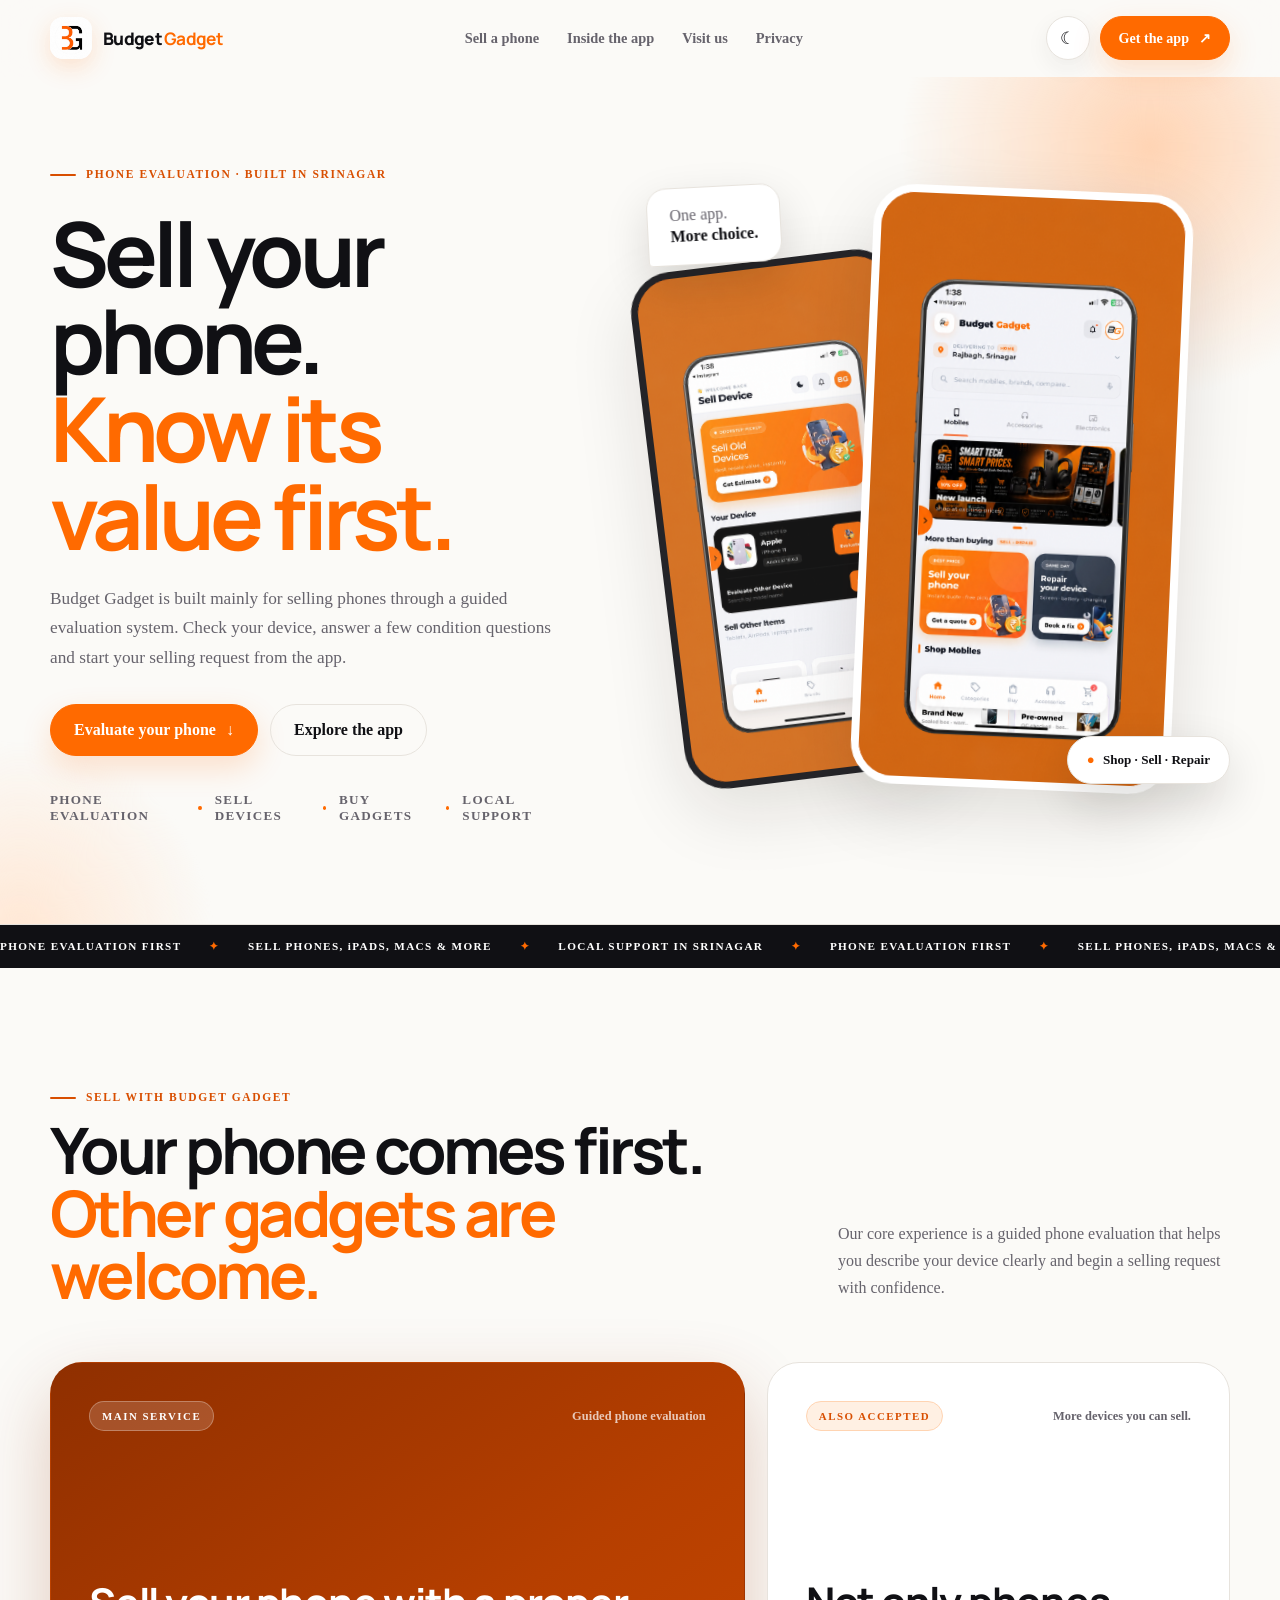
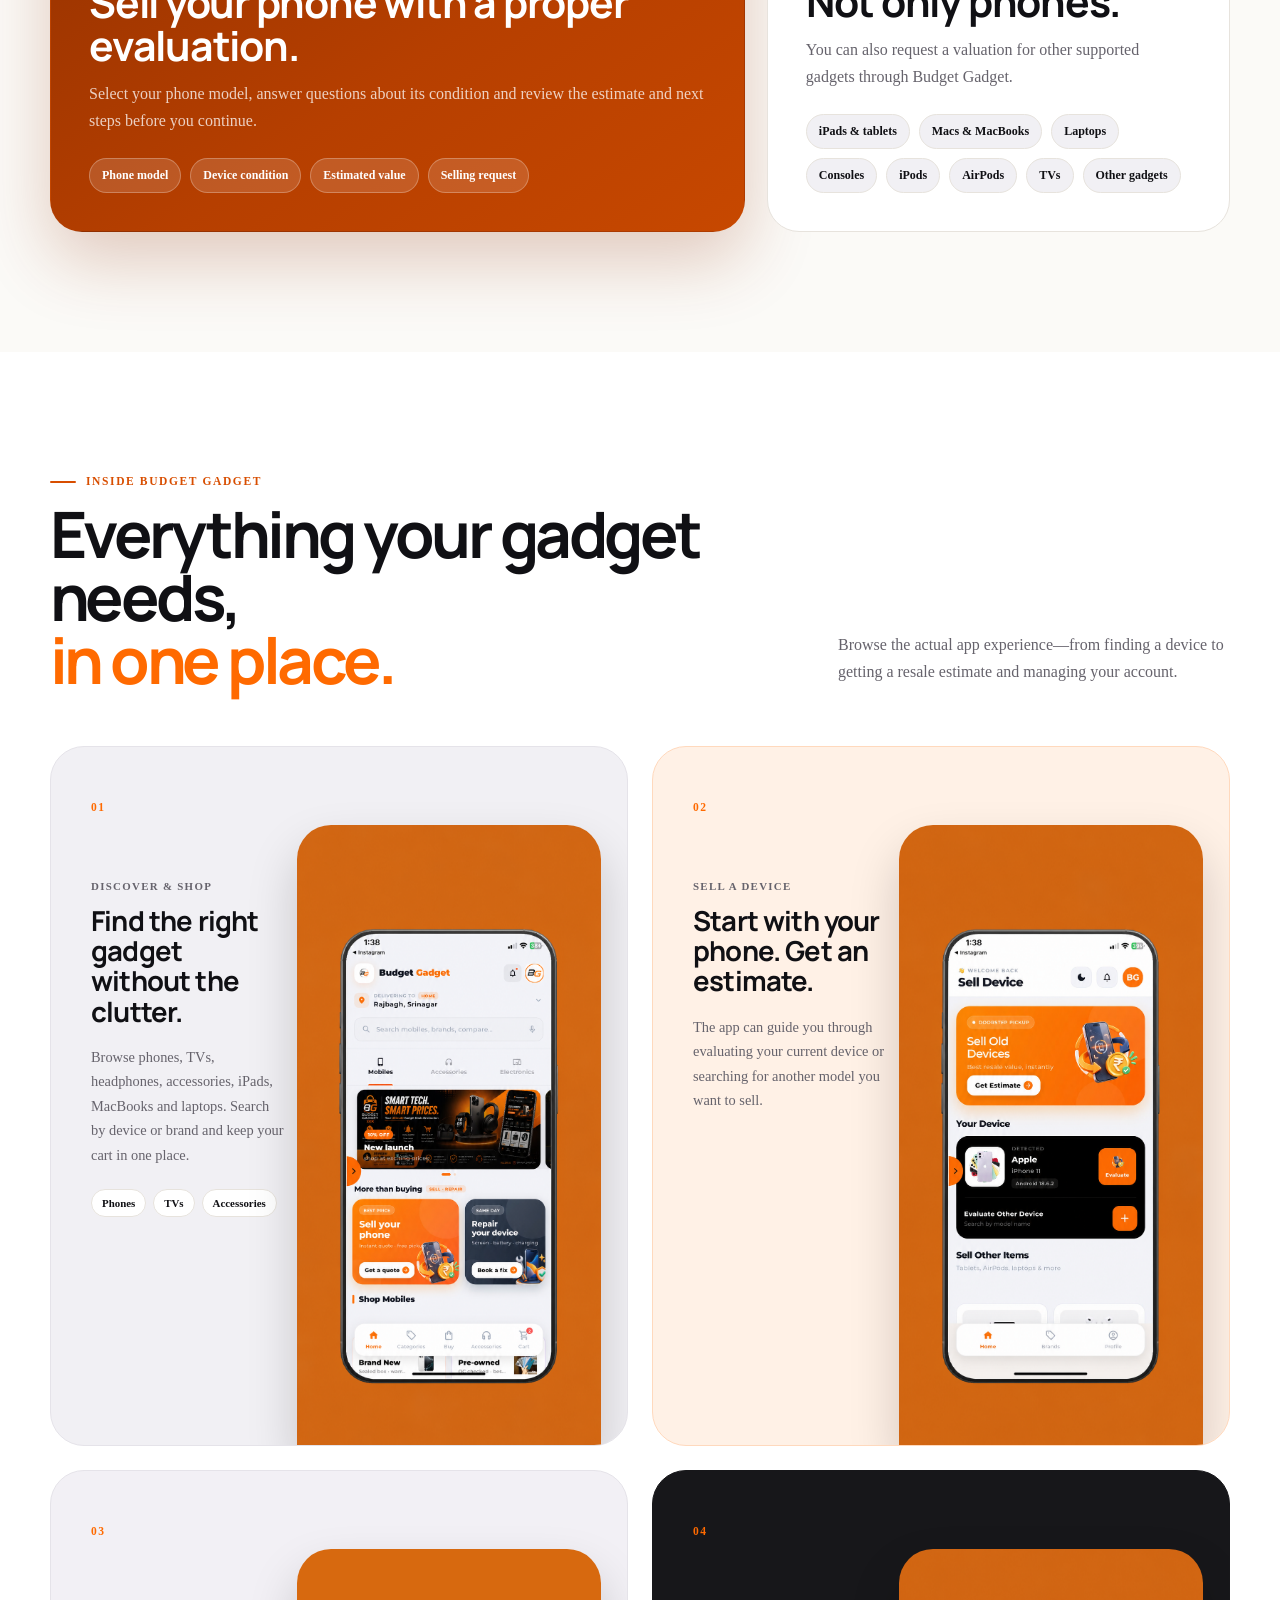
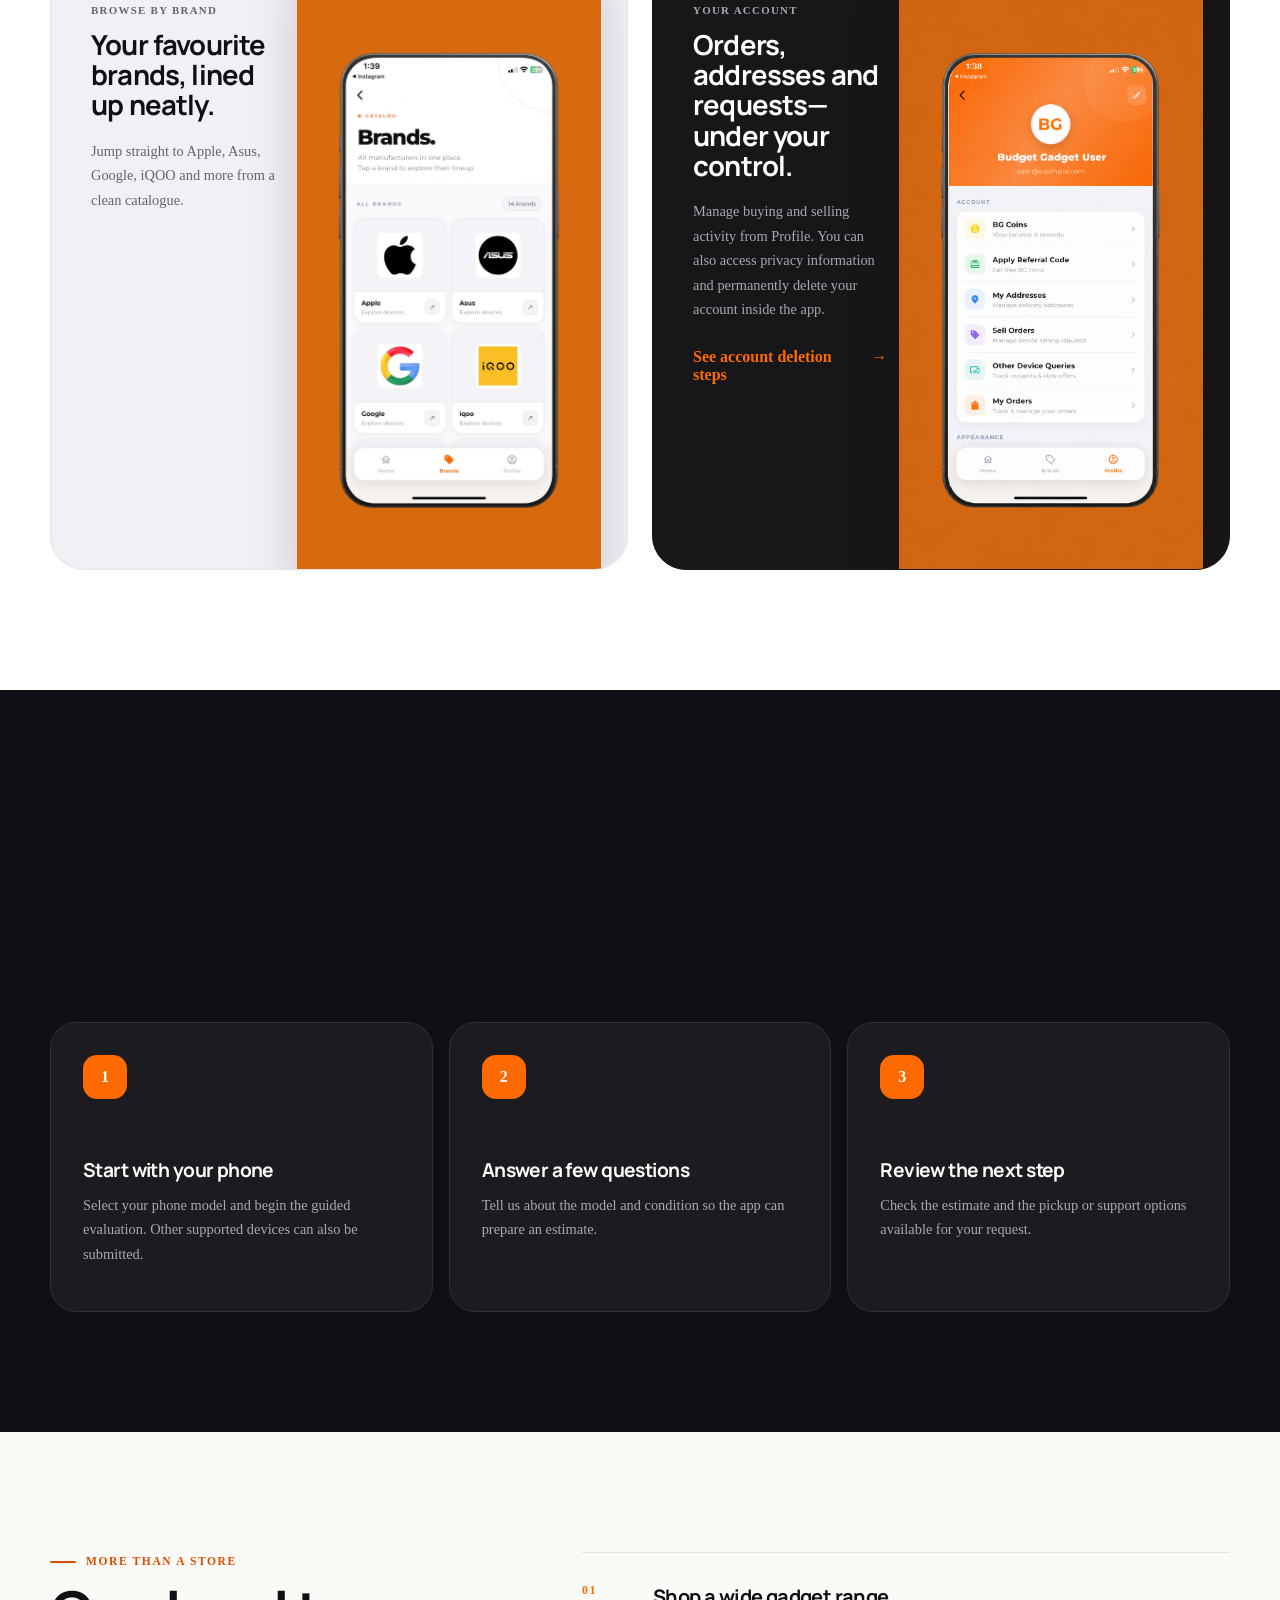
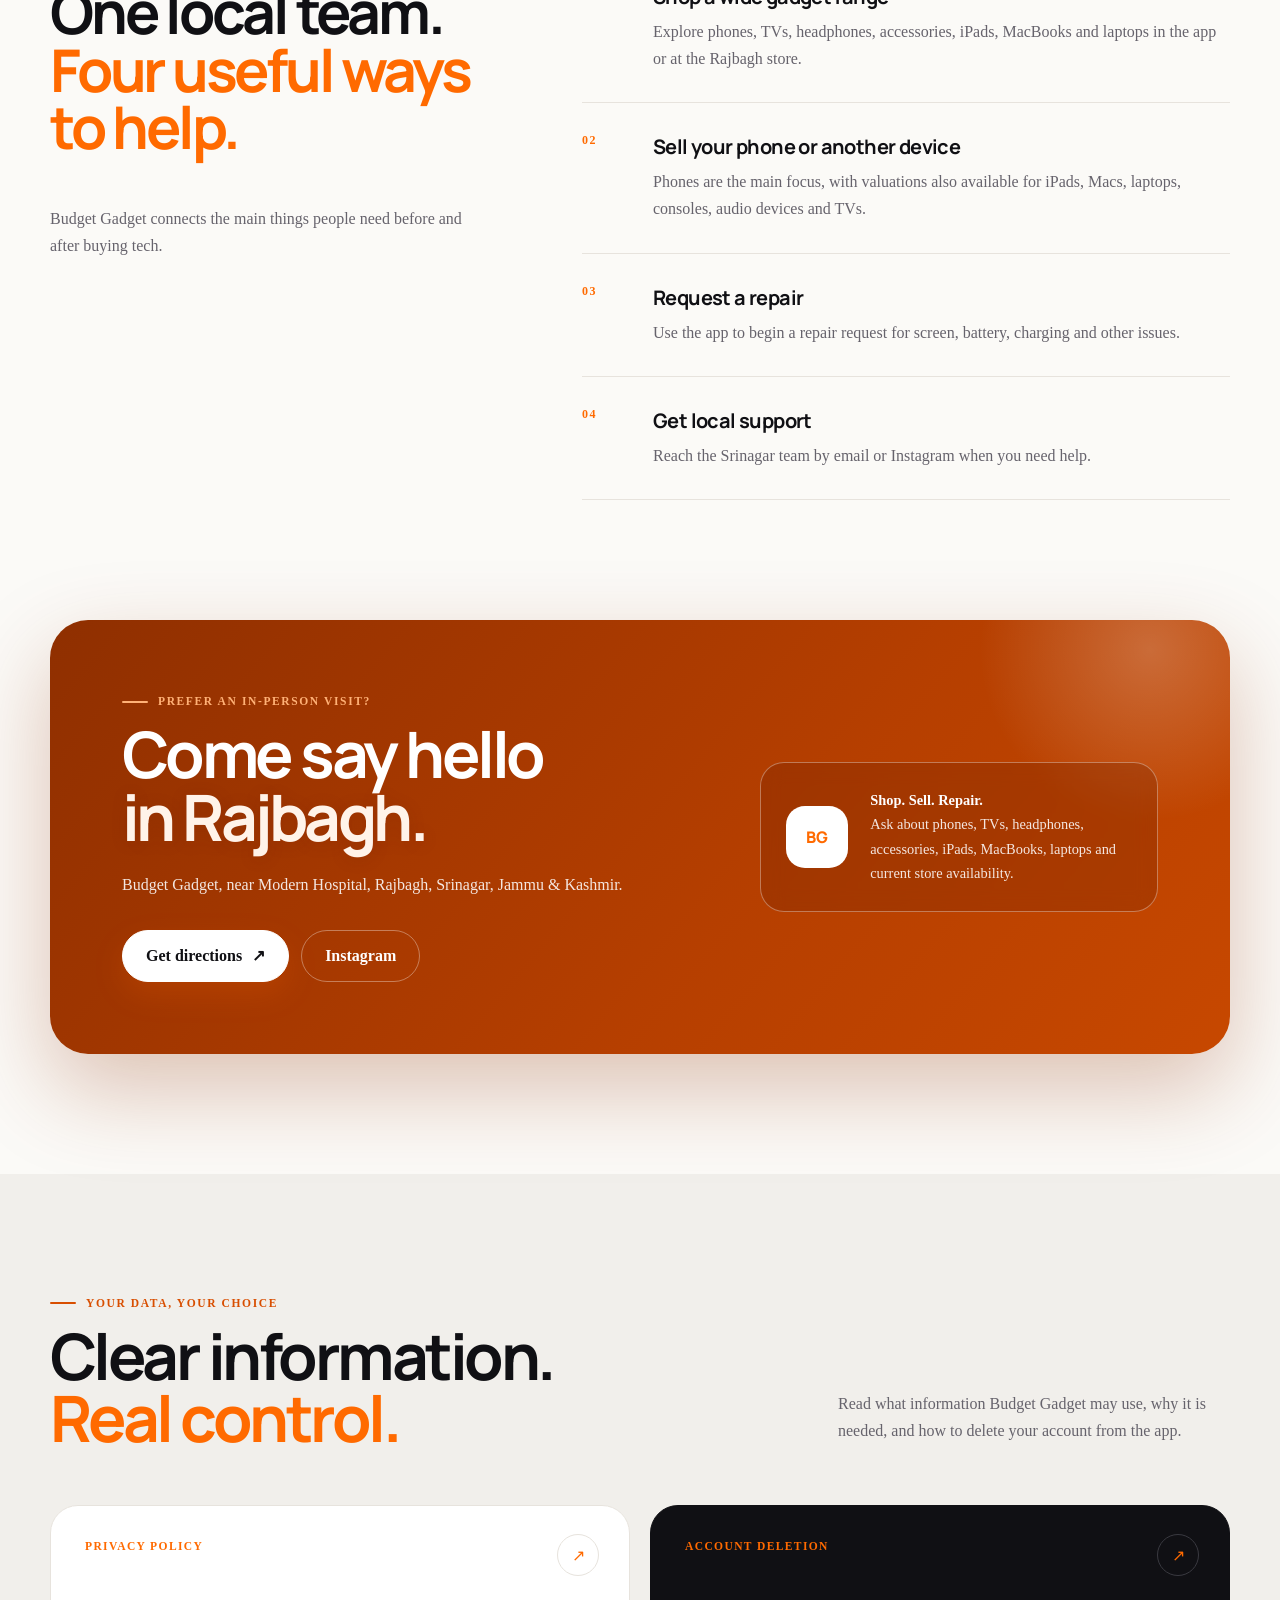
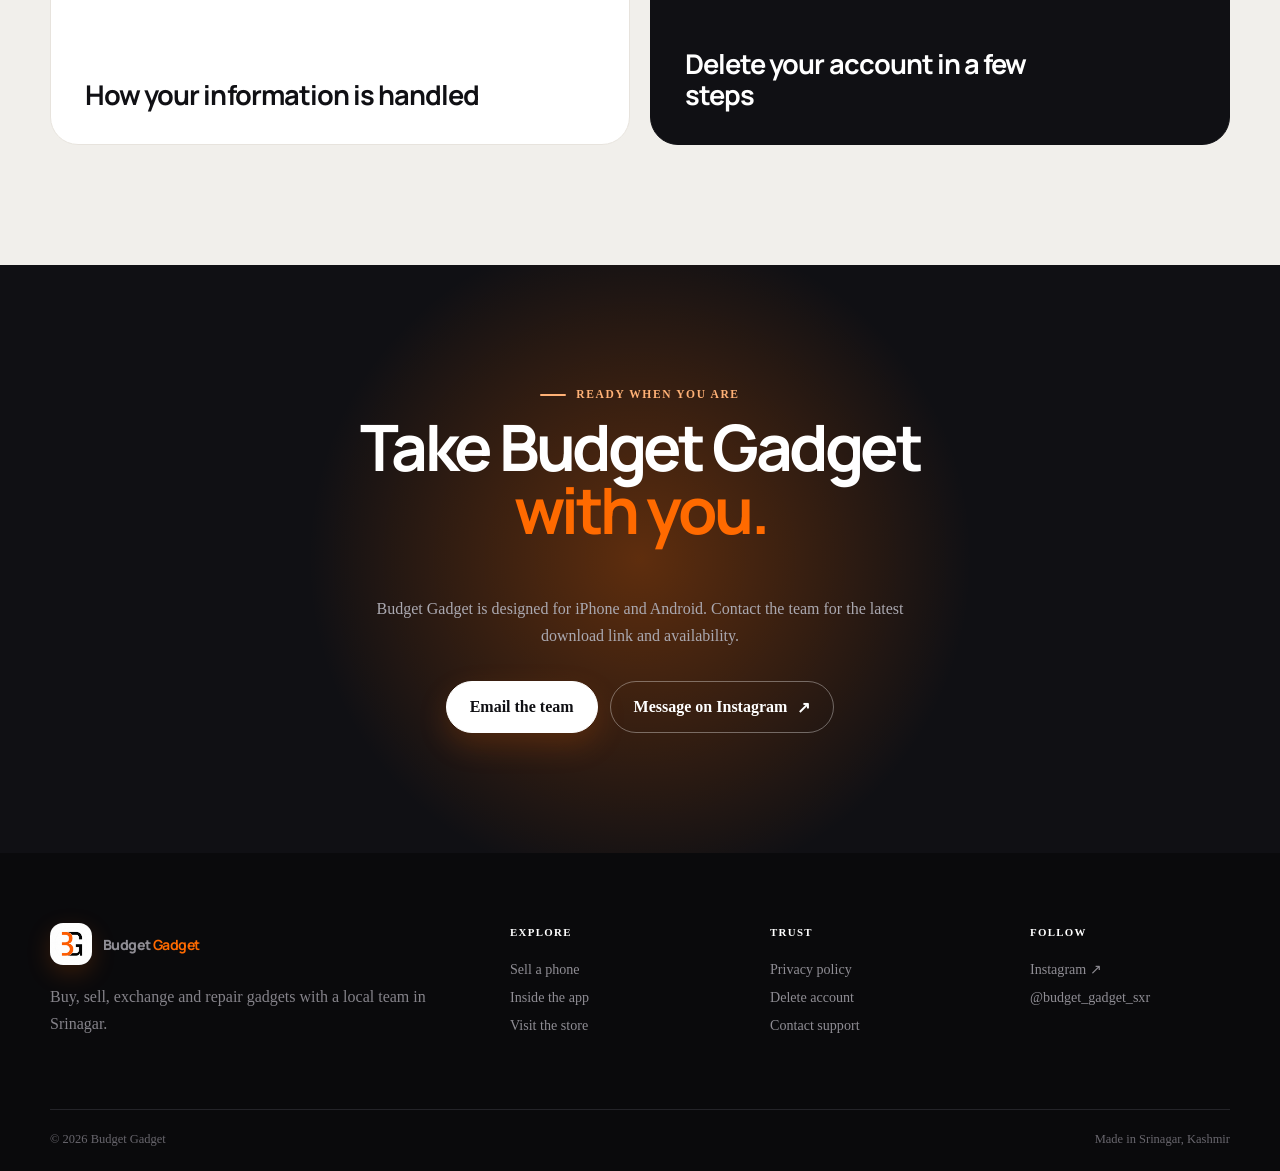
<file: index.html>
<!doctype html>
<html lang="en">
<head>
  <meta charset="utf-8">
  <meta name="viewport" content="width=device-width, initial-scale=1">
  <meta name="description" content="Use Budget Gadget's guided phone evaluation system to sell your phone in Kashmir, with support for iPads, Macs, laptops, consoles, AirPods, TVs and more.">
  <meta name="theme-color" content="#ff6a00">
  <title>Sell Your Phone in Kashmir — Budget Gadget</title>
  <script>
    (() => {
      try {
        const saved = localStorage.getItem('budget-gadget-theme');
        const theme = saved || (matchMedia('(prefers-color-scheme: dark)').matches ? 'dark' : 'light');
        document.documentElement.dataset.theme = theme;
      } catch (_) {}
    })();
  </script>
  <link rel="icon" type="image/jpeg" href="images/bg-logo.jpeg">
  <link rel="preconnect" href="https://fonts.googleapis.com">
  <link rel="preconnect" href="https://fonts.gstatic.com" crossorigin>
  <link href="https://fonts.googleapis.com/css2?family=DM+Sans:wght@400;500;600;700&amp;family=Manrope:wght@600;700;800&amp;display=swap" rel="stylesheet">
  <link rel="stylesheet" href="styles.css">
  <script src="script.js" defer></script>
</head>
<body>
  <a class="skip-link" href="#main">Skip to content</a>
  <header class="site-header" data-header>
    <div class="shell nav-shell">
      <a class="brand" href="index.html" aria-label="Budget Gadget home"><img src="images/bg-logo.jpeg" alt="" width="42" height="42"><span>Budget <b>Gadget</b></span></a>
      <nav class="desktop-nav" aria-label="Main navigation"><a href="#catalog">Sell a phone</a><a href="#app">Inside the app</a><a href="#store">Visit us</a><a href="privacy.html">Privacy</a></nav>
      <div class="nav-actions"><button class="theme-toggle" type="button" data-theme-toggle aria-label="Switch to dark mode" title="Switch to dark mode"><span data-theme-icon aria-hidden="true">☾</span></button><a class="button button-small" href="#connect">Get the app <span aria-hidden="true">↗</span></a></div>
    </div>
  </header>

  <main id="main">
    <section class="hero">
      <div class="hero-orb hero-orb-one"></div><div class="hero-orb hero-orb-two"></div>
      <div class="shell hero-grid">
        <div class="hero-copy reveal">
          <p class="eyebrow"><span></span> Phone evaluation · Built in Srinagar</p>
          <h1>Sell your phone.<br><em>Know its value first.</em></h1>
          <p class="hero-lede">Budget Gadget is built mainly for selling phones through a guided evaluation system. Check your device, answer a few condition questions and start your selling request from the app.</p>
          <div class="button-row"><a class="button" href="#catalog">Evaluate your phone <span aria-hidden="true">↓</span></a><a class="button button-quiet" href="#app">Explore the app</a></div>
          <div class="hero-points" aria-label="Budget Gadget services"><span>Phone evaluation</span><i></i><span>Sell devices</span><i></i><span>Buy gadgets</span><i></i><span>Local support</span></div>
        </div>
        <div class="hero-visual reveal" aria-label="Budget Gadget app preview">
          <div class="hero-sticker sticker-top">One app.<br><b>More choice.</b></div>
          <figure class="phone-shot phone-shot-main"><img src="images/app-shop-safe.png" alt="Budget Gadget shopping home screen showing mobiles, accessories, selling and repair options" width="853" height="1844"></figure>
          <figure class="phone-shot phone-shot-back" aria-hidden="true"><img src="images/app-sell-safe.png" alt="" width="853" height="1844"></figure>
          <div class="hero-sticker sticker-bottom"><span>●</span> Shop · Sell · Repair</div>
        </div>
      </div>
    </section>

    <div class="ticker" aria-hidden="true"><div>PHONE EVALUATION FIRST <span>✦</span> SELL PHONES, iPADS, MACS &amp; MORE <span>✦</span> LOCAL SUPPORT IN SRINAGAR <span>✦</span> PHONE EVALUATION FIRST <span>✦</span> SELL PHONES, iPADS, MACS &amp; MORE <span>✦</span></div></div>

    <section class="section catalog-section" id="catalog">
      <div class="shell">
        <div class="section-heading reveal"><div><p class="eyebrow"><span></span> Sell with Budget Gadget</p><h2>Your phone comes first.<br><em>Other gadgets are welcome.</em></h2></div><p>Our core experience is a guided phone evaluation that helps you describe your device clearly and begin a selling request with confidence.</p></div>
        <div class="offer-grid">
          <article class="offer-panel sell-panel reveal">
            <div class="offer-top"><span>Main service</span><b>Guided phone evaluation</b></div>
            <h3>Sell your phone with a proper evaluation.</h3>
            <p>Select your phone model, answer questions about its condition and review the estimate and next steps before you continue.</p>
            <div class="category-tags"><span>Phone model</span><span>Device condition</span><span>Estimated value</span><span>Selling request</span></div>
          </article>
          <article class="offer-panel buy-panel reveal">
            <div class="offer-top"><span>Also accepted</span><b>More devices you can sell.</b></div>
            <h3>Not only phones.</h3>
            <p>You can also request a valuation for other supported gadgets through Budget Gadget.</p>
            <div class="category-tags"><span>iPads &amp; tablets</span><span>Macs &amp; MacBooks</span><span>Laptops</span><span>Consoles</span><span>iPods</span><span>AirPods</span><span>TVs</span><span>Other gadgets</span></div>
          </article>
        </div>
      </div>
    </section>

    <section class="section app-story" id="app">
      <div class="shell">
        <div class="section-heading reveal"><div><p class="eyebrow"><span></span> Inside Budget Gadget</p><h2>Everything your gadget needs,<br><em>in one place.</em></h2></div><p>Browse the actual app experience—from finding a device to getting a resale estimate and managing your account.</p></div>
        <div class="showcase-grid">
          <article class="showcase-card reveal">
            <div class="showcase-copy"><span class="count">01</span><p class="kicker">Discover &amp; shop</p><h3>Find the right gadget without the clutter.</h3><p>Browse phones, TVs, headphones, accessories, iPads, MacBooks and laptops. Search by device or brand and keep your cart in one place.</p><div class="mini-tags"><span>Phones</span><span>TVs</span><span>Accessories</span></div></div>
            <figure class="showcase-phone"><img src="images/app-shop-safe.png" alt="Budget Gadget app home screen with shopping, selling and repair choices" loading="lazy" width="853" height="1844"></figure>
          </article>
          <article class="showcase-card reveal">
            <div class="showcase-copy"><span class="count">02</span><p class="kicker">Sell a device</p><h3>Start with your phone. Get an estimate.</h3><p>The app can guide you through evaluating your current device or searching for another model you want to sell.</p></div>
            <figure class="showcase-phone"><img src="images/app-sell-safe.png" alt="Sell Device screen in the Budget Gadget app" loading="lazy" width="853" height="1844"></figure>
          </article>
          <article class="showcase-card reveal">
            <div class="showcase-copy"><span class="count">03</span><p class="kicker">Browse by brand</p><h3>Your favourite brands, lined up neatly.</h3><p>Jump straight to Apple, Asus, Google, iQOO and more from a clean catalogue.</p></div>
            <figure class="showcase-phone"><img src="images/app-brands.png" alt="Brands catalogue in the Budget Gadget app" loading="lazy" width="1284" height="2778"></figure>
          </article>
          <article class="showcase-card showcase-profile reveal">
            <div class="showcase-copy"><span class="count">04</span><p class="kicker">Your account</p><h3>Orders, addresses and requests—under your control.</h3><p>Manage buying and selling activity from Profile. You can also access privacy information and permanently delete your account inside the app.</p><a class="text-link" href="delete-account.html">See account deletion steps <span aria-hidden="true">→</span></a></div>
            <figure class="showcase-phone"><img src="images/app-profile-safe.png" alt="Budget Gadget profile screen showing account options" loading="lazy" width="853" height="1844"></figure>
          </article>
        </div>
      </div>
    </section>

    <section class="section how-section" id="how">
      <div class="shell">
        <div class="section-heading compact reveal"><div><p class="eyebrow light"><span></span> Sell with Budget Gadget</p><h2>From old device to<br><em>fresh value.</em></h2></div><p>Begin in the app and follow the guided flow. The exact quote and fulfilment options are shown before you confirm.</p></div>
        <ol class="step-grid">
          <li class="reveal"><span>1</span><h3>Start with your phone</h3><p>Select your phone model and begin the guided evaluation. Other supported devices can also be submitted.</p></li>
          <li class="reveal"><span>2</span><h3>Answer a few questions</h3><p>Tell us about the model and condition so the app can prepare an estimate.</p></li>
          <li class="reveal"><span>3</span><h3>Review the next step</h3><p>Check the estimate and the pickup or support options available for your request.</p></li>
        </ol>
      </div>
    </section>

    <section class="section service-section">
      <div class="shell service-grid">
        <div class="service-intro reveal"><p class="eyebrow"><span></span> More than a store</p><h2>One local team.<br><em>Four useful ways to help.</em></h2><p>Budget Gadget connects the main things people need before and after buying tech.</p></div>
        <div class="service-list">
          <article class="reveal"><b>01</b><div><h3>Shop a wide gadget range</h3><p>Explore phones, TVs, headphones, accessories, iPads, MacBooks and laptops in the app or at the Rajbagh store.</p></div></article>
          <article class="reveal"><b>02</b><div><h3>Sell your phone or another device</h3><p>Phones are the main focus, with valuations also available for iPads, Macs, laptops, consoles, audio devices and TVs.</p></div></article>
          <article class="reveal"><b>03</b><div><h3>Request a repair</h3><p>Use the app to begin a repair request for screen, battery, charging and other issues.</p></div></article>
          <article class="reveal"><b>04</b><div><h3>Get local support</h3><p>Reach the Srinagar team by email or Instagram when you need help.</p></div></article>
        </div>
      </div>
    </section>

    <section class="section store-section" id="store">
      <div class="shell store-card reveal">
        <div><p class="eyebrow light"><span></span> Prefer an in-person visit?</p><h2>Come say hello<br><em>in Rajbagh.</em></h2><p>Budget Gadget, near Modern Hospital, Rajbagh, Srinagar, Jammu &amp; Kashmir.</p><div class="button-row"><a class="button button-white" href="https://maps.google.com/?q=Budget+Gadget,+Near+Modern+Hospital,+Rajbagh,+Srinagar" target="_blank" rel="noopener">Get directions <span aria-hidden="true">↗</span></a><a class="button button-outline" href="https://instagram.com/budget_gadget_sxr" target="_blank" rel="noopener">Instagram</a></div></div>
        <div class="store-note"><span>BG</span><p><b>Shop. Sell. Repair.</b><br>Ask about phones, TVs, headphones, accessories, iPads, MacBooks, laptops and current store availability.</p></div>
      </div>
    </section>

    <section class="section legal-callout">
      <div class="shell">
        <div class="section-heading reveal"><div><p class="eyebrow"><span></span> Your data, your choice</p><h2>Clear information.<br><em>Real control.</em></h2></div><p>Read what information Budget Gadget may use, why it is needed, and how to delete your account from the app.</p></div>
        <div class="legal-grid"><a href="privacy.html" class="legal-card reveal"><span>Privacy policy</span><b>How your information is handled</b><i aria-hidden="true">↗</i></a><a href="delete-account.html" class="legal-card dark reveal"><span>Account deletion</span><b>Delete your account in a few steps</b><i aria-hidden="true">↗</i></a></div>
      </div>
    </section>

    <section class="connect" id="connect">
      <div class="shell connect-inner reveal"><p class="eyebrow light"><span></span> Ready when you are</p><h2>Take Budget Gadget<br><em>with you.</em></h2><p>Budget Gadget is designed for iPhone and Android. Contact the team for the latest download link and availability.</p><div class="button-row centered"><a class="button button-white" href="mailto:budgetgadgetsxr@gmail.com">Email the team</a><a class="button button-outline" href="https://instagram.com/budget_gadget_sxr" target="_blank" rel="noopener">Message on Instagram <span aria-hidden="true">↗</span></a></div></div>
    </section>
  </main>

  <footer class="site-footer">
    <div class="shell footer-grid">
      <div><a class="brand footer-brand" href="index.html"><img src="images/bg-logo.jpeg" alt="" width="42" height="42"><span>Budget <b>Gadget</b></span></a><p>Buy, sell, exchange and repair gadgets with a local team in Srinagar.</p></div>
      <div><p class="footer-label">Explore</p><a href="#catalog">Sell a phone</a><a href="#app">Inside the app</a><a href="#store">Visit the store</a></div>
      <div><p class="footer-label">Trust</p><a href="privacy.html">Privacy policy</a><a href="delete-account.html">Delete account</a><a href="mailto:budgetgadgetsxr@gmail.com">Contact support</a></div>
      <div><p class="footer-label">Follow</p><a href="https://instagram.com/budget_gadget_sxr" target="_blank" rel="noopener">Instagram ↗</a><span>@budget_gadget_sxr</span></div>
    </div>
    <div class="shell footer-bottom"><span>© <span data-year>2026</span> Budget Gadget</span><span>Made in Srinagar, Kashmir</span></div>
  </footer>
</body>
</html>
</file>
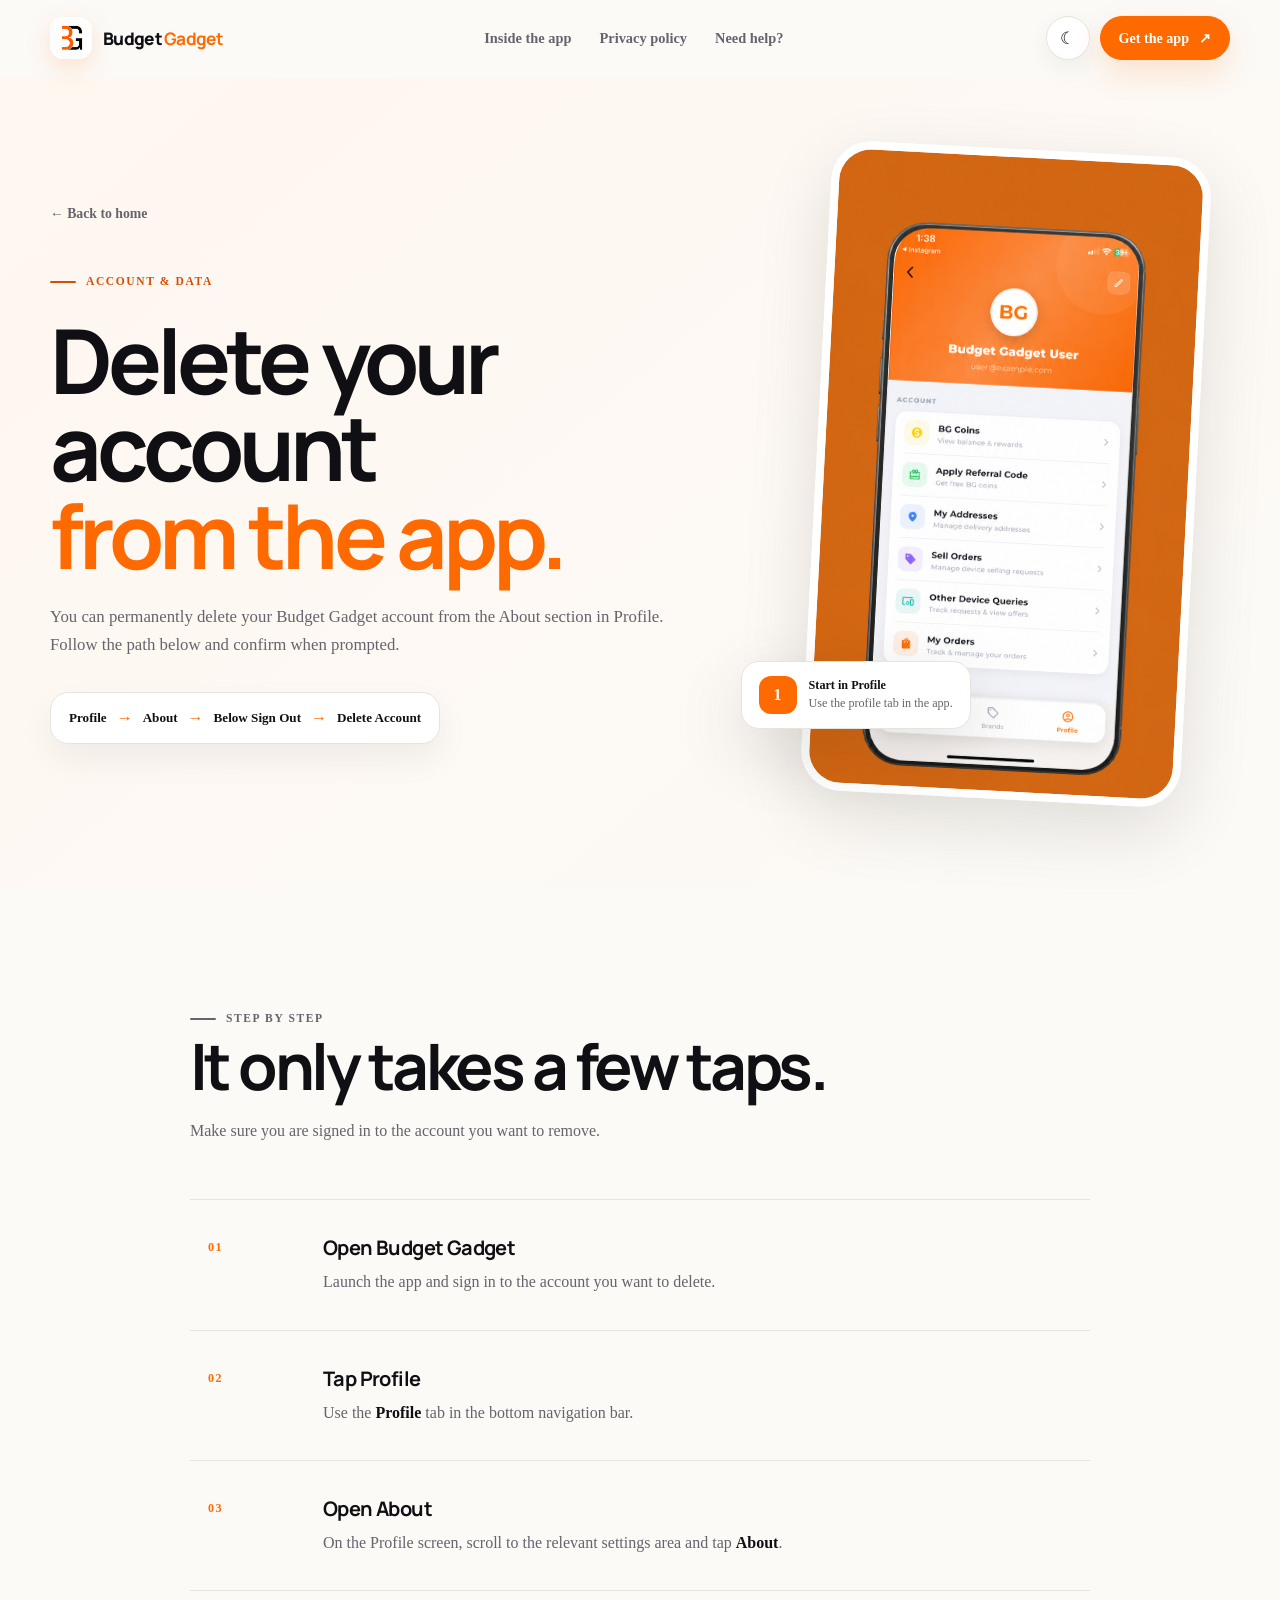
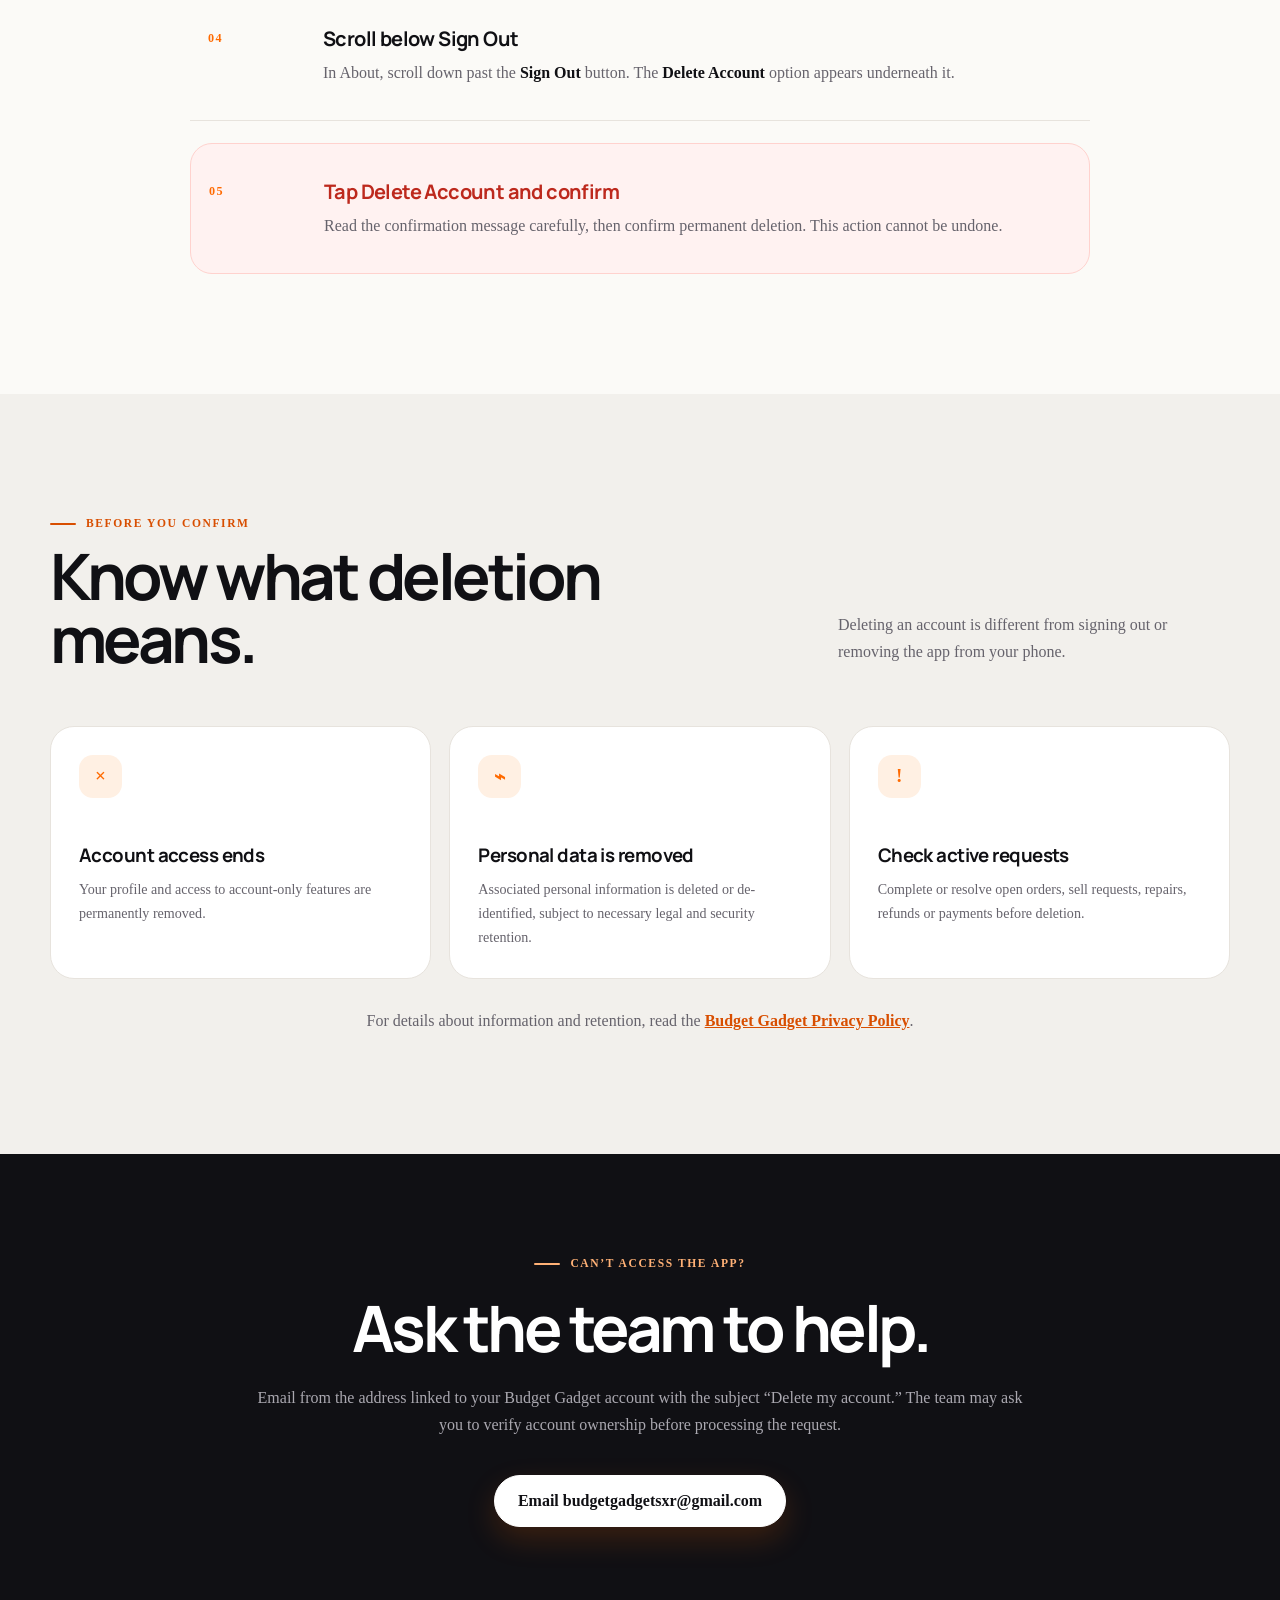
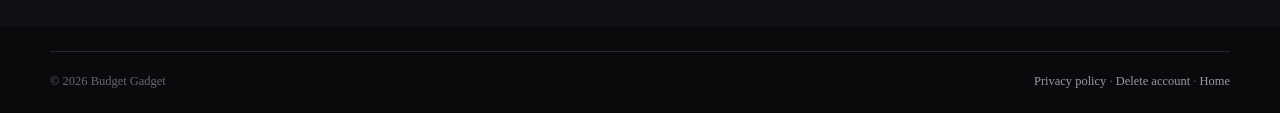
<file: delete-account.html>
<!doctype html>
<html lang="en">
<head>
  <meta charset="utf-8">
  <meta name="viewport" content="width=device-width, initial-scale=1">
  <meta name="description" content="How to permanently delete your Budget Gadget account from the app.">
  <meta name="theme-color" content="#ff6a00">
  <title>Delete Your Account — Budget Gadget</title>
  <script>
    (() => {
      try {
        const saved = localStorage.getItem('budget-gadget-theme');
        const theme = saved || (matchMedia('(prefers-color-scheme: dark)').matches ? 'dark' : 'light');
        document.documentElement.dataset.theme = theme;
      } catch (_) {}
    })();
  </script>
  <link rel="icon" type="image/jpeg" href="images/bg-logo.jpeg">
  <link rel="preconnect" href="https://fonts.googleapis.com">
  <link rel="preconnect" href="https://fonts.gstatic.com" crossorigin>
  <link href="https://fonts.googleapis.com/css2?family=DM+Sans:wght@400;500;600;700&amp;family=Manrope:wght@600;700;800&amp;display=swap" rel="stylesheet">
  <link rel="stylesheet" href="styles.css">
  <script src="script.js" defer></script>
</head>
<body>
  <a class="skip-link" href="#main">Skip to content</a>
  <header class="site-header" data-header>
    <div class="shell nav-shell">
      <a class="brand" href="index.html"><img src="images/bg-logo.jpeg" alt="" width="42" height="42"><span>Budget <b>Gadget</b></span></a>
      <nav class="desktop-nav" aria-label="Main navigation"><a href="index.html#app">Inside the app</a><a href="privacy.html">Privacy policy</a><a href="#help">Need help?</a></nav>
      <div class="nav-actions"><button class="theme-toggle" type="button" data-theme-toggle aria-label="Switch to dark mode" title="Switch to dark mode"><span data-theme-icon aria-hidden="true">☾</span></button><a class="button button-small" href="index.html#connect">Get the app <span aria-hidden="true">↗</span></a></div>
    </div>
  </header>

  <main id="main">
    <section class="delete-hero">
      <div class="shell delete-grid">
        <div class="delete-copy reveal">
          <a class="back-link" href="index.html">← Back to home</a>
          <p class="eyebrow"><span></span> Account &amp; data</p>
          <h1>Delete your account<br><em>from the app.</em></h1>
          <p>You can permanently delete your Budget Gadget account from the About section in Profile. Follow the path below and confirm when prompted.</p>
          <div class="path-pill" aria-label="Deletion navigation path"><b>Profile</b><span>→</span><b>About</b><span>→</span><b>Below Sign Out</b><span>→</span><b>Delete Account</b></div>
        </div>
        <div class="delete-phone reveal">
          <figure><img src="images/app-profile-safe.png" alt="Budget Gadget Profile screen, the starting point for account deletion" width="853" height="1844"></figure>
          <div class="screen-label"><span>1</span><p><b>Start in Profile</b><br>Use the profile tab in the app.</p></div>
        </div>
      </div>
    </section>

    <section class="section delete-steps-section">
      <div class="shell narrow-shell">
        <div class="section-heading single reveal"><p class="eyebrow"><span></span> Step by step</p><h2>It only takes a few taps.</h2><p>Make sure you are signed in to the account you want to remove.</p></div>
        <ol class="delete-steps">
          <li class="reveal"><span>01</span><div><h3>Open Budget Gadget</h3><p>Launch the app and sign in to the account you want to delete.</p></div></li>
          <li class="reveal"><span>02</span><div><h3>Tap Profile</h3><p>Use the <b>Profile</b> tab in the bottom navigation bar.</p></div></li>
          <li class="reveal"><span>03</span><div><h3>Open About</h3><p>On the Profile screen, scroll to the relevant settings area and tap <b>About</b>.</p></div></li>
          <li class="reveal"><span>04</span><div><h3>Scroll below Sign Out</h3><p>In About, scroll down past the <b>Sign Out</b> button. The <b>Delete Account</b> option appears underneath it.</p></div></li>
          <li class="reveal danger-step"><span>05</span><div><h3>Tap Delete Account and confirm</h3><p>Read the confirmation message carefully, then confirm permanent deletion. This action cannot be undone.</p></div></li>
        </ol>
      </div>
    </section>

    <section class="section after-delete">
      <div class="shell">
        <div class="section-heading reveal"><div><p class="eyebrow"><span></span> Before you confirm</p><h2>Know what deletion means.</h2></div><p>Deleting an account is different from signing out or removing the app from your phone.</p></div>
        <div class="after-grid">
          <article class="reveal"><span>×</span><h3>Account access ends</h3><p>Your profile and access to account-only features are permanently removed.</p></article>
          <article class="reveal"><span>⌁</span><h3>Personal data is removed</h3><p>Associated personal information is deleted or de-identified, subject to necessary legal and security retention.</p></article>
          <article class="reveal"><span>!</span><h3>Check active requests</h3><p>Complete or resolve open orders, sell requests, repairs, refunds or payments before deletion.</p></article>
        </div>
        <p class="policy-note reveal">For details about information and retention, read the <a href="privacy.html">Budget Gadget Privacy Policy</a>.</p>
      </div>
    </section>

    <section class="help-panel" id="help">
      <div class="shell help-inner reveal"><p class="eyebrow light"><span></span> Can’t access the app?</p><h2>Ask the team to help.</h2><p>Email from the address linked to your Budget Gadget account with the subject “Delete my account.” The team may ask you to verify account ownership before processing the request.</p><a class="button button-white" href="mailto:budgetgadgetsxr@gmail.com?subject=Delete%20my%20account">Email budgetgadgetsxr@gmail.com</a></div>
    </section>
  </main>

  <footer class="site-footer compact-footer"><div class="shell footer-bottom"><span>© <span data-year>2026</span> Budget Gadget</span><span><a href="privacy.html">Privacy policy</a> · <a href="delete-account.html">Delete account</a> · <a href="index.html">Home</a></span></div></footer>
</body>
</html>
</file>
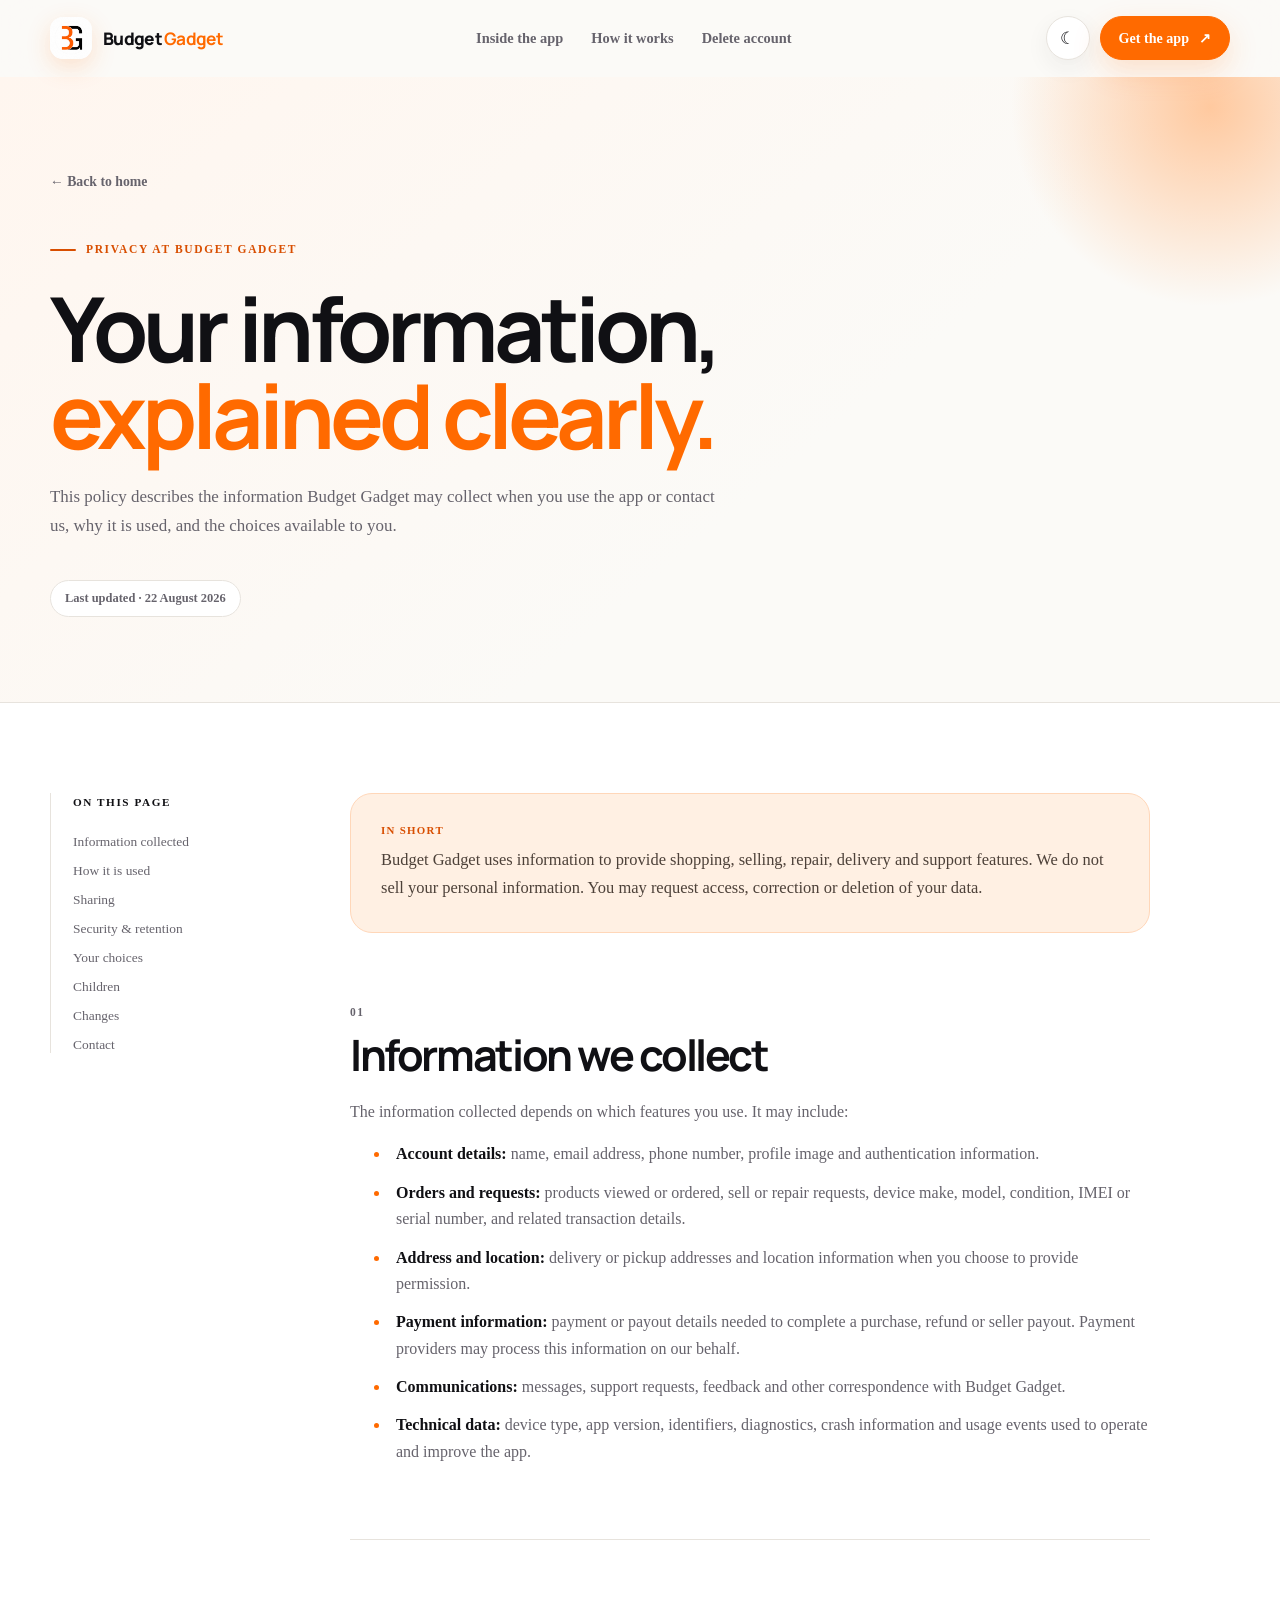
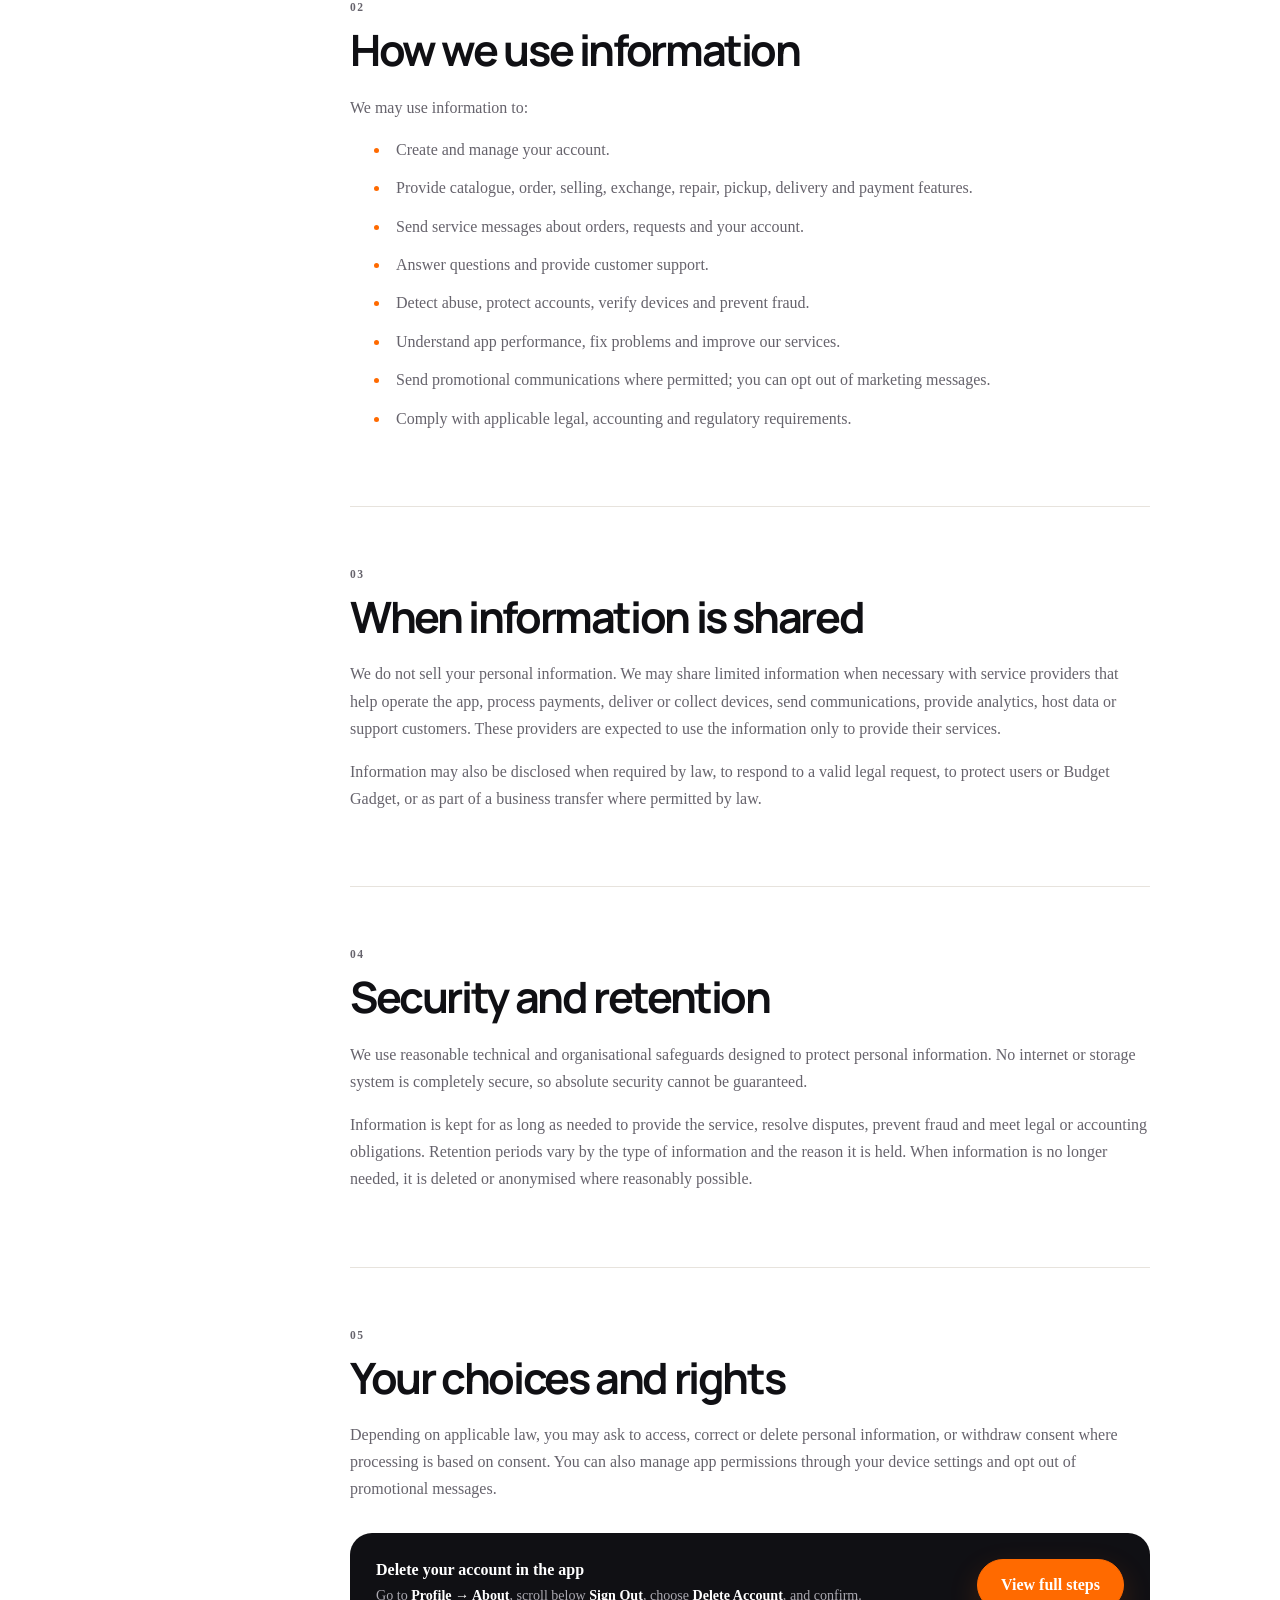
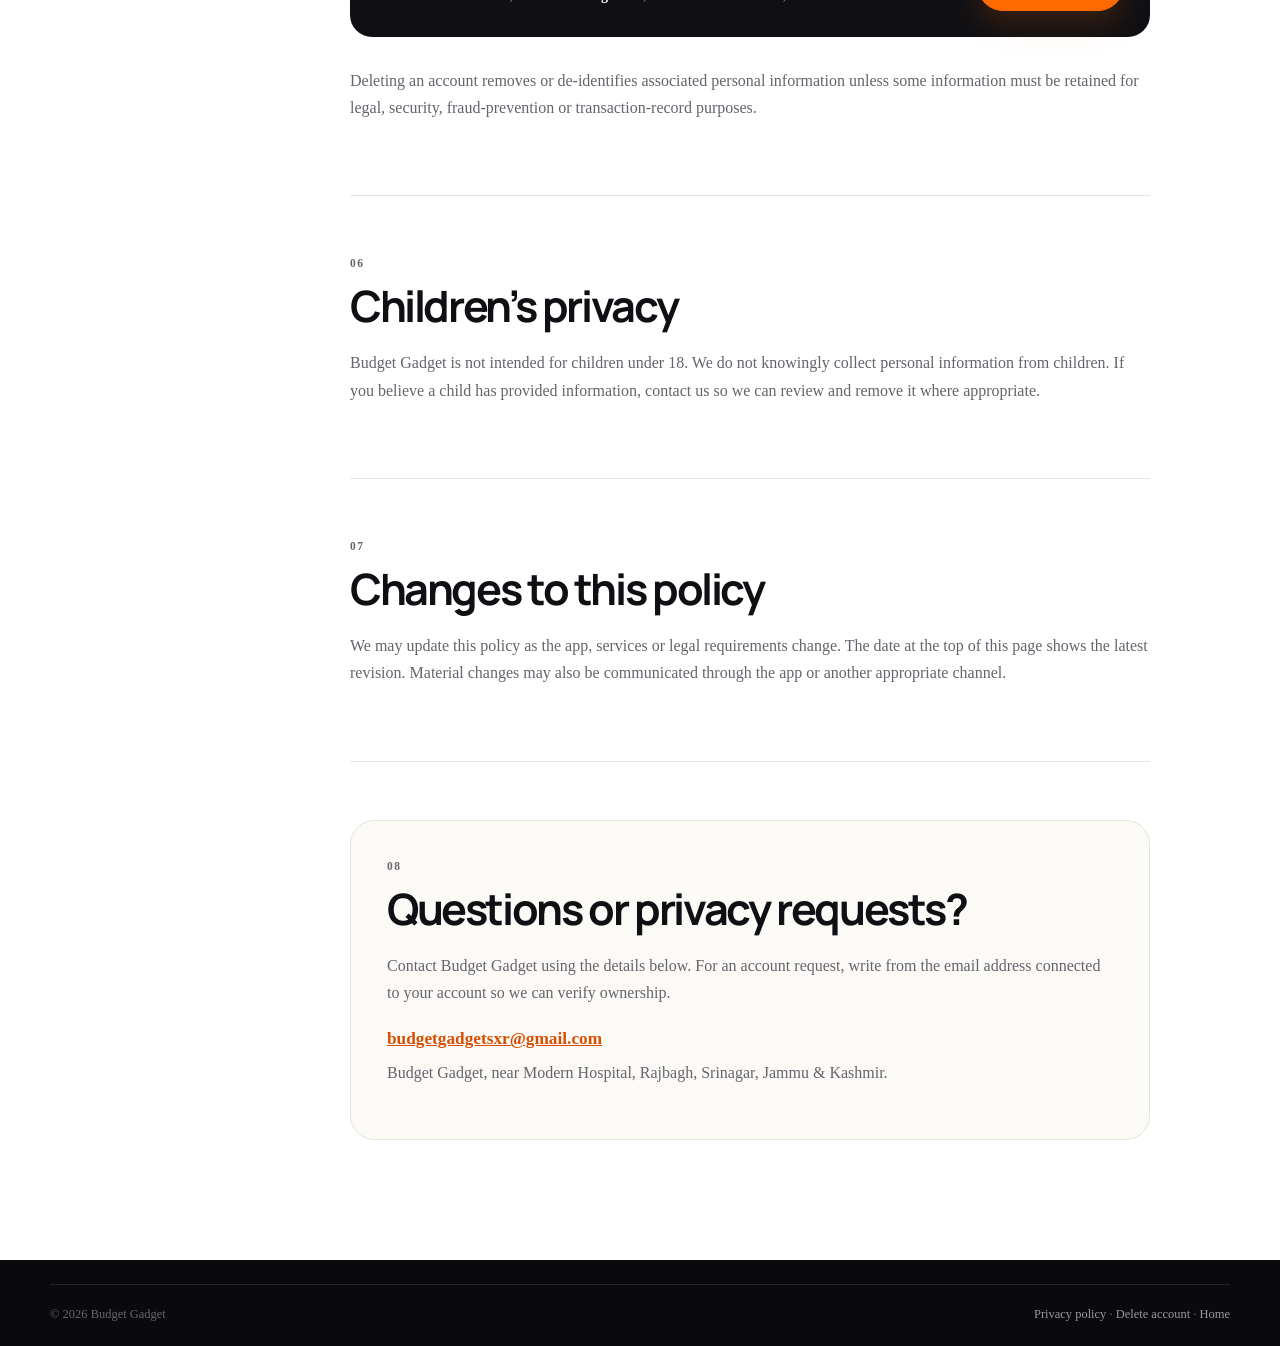
<file: privacy.html>
<!doctype html>
<html lang="en">
<head>
  <meta charset="utf-8">
  <meta name="viewport" content="width=device-width, initial-scale=1">
  <meta name="description" content="Budget Gadget privacy policy: what information is collected, how it is used, and the choices available to you.">
  <meta name="theme-color" content="#ff6a00">
  <title>Privacy Policy — Budget Gadget</title>
  <script>
    (() => {
      try {
        const saved = localStorage.getItem('budget-gadget-theme');
        const theme = saved || (matchMedia('(prefers-color-scheme: dark)').matches ? 'dark' : 'light');
        document.documentElement.dataset.theme = theme;
      } catch (_) {}
    })();
  </script>
  <link rel="icon" type="image/jpeg" href="images/bg-logo.jpeg">
  <link rel="preconnect" href="https://fonts.googleapis.com">
  <link rel="preconnect" href="https://fonts.gstatic.com" crossorigin>
  <link href="https://fonts.googleapis.com/css2?family=DM+Sans:wght@400;500;600;700&amp;family=Manrope:wght@600;700;800&amp;display=swap" rel="stylesheet">
  <link rel="stylesheet" href="styles.css">
  <script src="script.js" defer></script>
</head>
<body>
  <a class="skip-link" href="#main">Skip to content</a>
  <header class="site-header" data-header>
    <div class="shell nav-shell">
      <a class="brand" href="index.html"><img src="images/bg-logo.jpeg" alt="" width="42" height="42"><span>Budget <b>Gadget</b></span></a>
      <nav class="desktop-nav" aria-label="Main navigation"><a href="index.html#app">Inside the app</a><a href="index.html#how">How it works</a><a href="delete-account.html">Delete account</a></nav>
      <div class="nav-actions"><button class="theme-toggle" type="button" data-theme-toggle aria-label="Switch to dark mode" title="Switch to dark mode"><span data-theme-icon aria-hidden="true">☾</span></button><a class="button button-small" href="index.html#connect">Get the app <span aria-hidden="true">↗</span></a></div>
    </div>
  </header>

  <main id="main">
    <section class="legal-hero">
      <div class="shell legal-hero-inner reveal">
        <a class="back-link" href="index.html">← Back to home</a>
        <p class="eyebrow"><span></span> Privacy at Budget Gadget</p>
        <h1>Your information,<br><em>explained clearly.</em></h1>
        <p>This policy describes the information Budget Gadget may collect when you use the app or contact us, why it is used, and the choices available to you.</p>
        <div class="updated-pill">Last updated · 22 August 2026</div>
      </div>
    </section>

    <section class="legal-content">
      <div class="shell policy-layout">
        <aside class="policy-nav" aria-label="Privacy policy sections">
          <p>On this page</p>
          <a href="#collect">Information collected</a><a href="#use">How it is used</a><a href="#share">Sharing</a><a href="#security">Security &amp; retention</a><a href="#choices">Your choices</a><a href="#children">Children</a><a href="#changes">Changes</a><a href="#contact">Contact</a>
        </aside>
        <article class="policy-article">
          <div class="policy-summary reveal"><span>In short</span><p>Budget Gadget uses information to provide shopping, selling, repair, delivery and support features. We do not sell your personal information. You may request access, correction or deletion of your data.</p></div>

          <section id="collect" class="policy-section reveal">
            <p class="section-number">01</p><h2>Information we collect</h2><p>The information collected depends on which features you use. It may include:</p>
            <ul><li><b>Account details:</b> name, email address, phone number, profile image and authentication information.</li><li><b>Orders and requests:</b> products viewed or ordered, sell or repair requests, device make, model, condition, IMEI or serial number, and related transaction details.</li><li><b>Address and location:</b> delivery or pickup addresses and location information when you choose to provide permission.</li><li><b>Payment information:</b> payment or payout details needed to complete a purchase, refund or seller payout. Payment providers may process this information on our behalf.</li><li><b>Communications:</b> messages, support requests, feedback and other correspondence with Budget Gadget.</li><li><b>Technical data:</b> device type, app version, identifiers, diagnostics, crash information and usage events used to operate and improve the app.</li></ul>
          </section>

          <section id="use" class="policy-section reveal">
            <p class="section-number">02</p><h2>How we use information</h2><p>We may use information to:</p>
            <ul><li>Create and manage your account.</li><li>Provide catalogue, order, selling, exchange, repair, pickup, delivery and payment features.</li><li>Send service messages about orders, requests and your account.</li><li>Answer questions and provide customer support.</li><li>Detect abuse, protect accounts, verify devices and prevent fraud.</li><li>Understand app performance, fix problems and improve our services.</li><li>Send promotional communications where permitted; you can opt out of marketing messages.</li><li>Comply with applicable legal, accounting and regulatory requirements.</li></ul>
          </section>

          <section id="share" class="policy-section reveal">
            <p class="section-number">03</p><h2>When information is shared</h2>
            <p>We do not sell your personal information. We may share limited information when necessary with service providers that help operate the app, process payments, deliver or collect devices, send communications, provide analytics, host data or support customers. These providers are expected to use the information only to provide their services.</p>
            <p>Information may also be disclosed when required by law, to respond to a valid legal request, to protect users or Budget Gadget, or as part of a business transfer where permitted by law.</p>
          </section>

          <section id="security" class="policy-section reveal">
            <p class="section-number">04</p><h2>Security and retention</h2>
            <p>We use reasonable technical and organisational safeguards designed to protect personal information. No internet or storage system is completely secure, so absolute security cannot be guaranteed.</p>
            <p>Information is kept for as long as needed to provide the service, resolve disputes, prevent fraud and meet legal or accounting obligations. Retention periods vary by the type of information and the reason it is held. When information is no longer needed, it is deleted or anonymised where reasonably possible.</p>
          </section>

          <section id="choices" class="policy-section reveal">
            <p class="section-number">05</p><h2>Your choices and rights</h2>
            <p>Depending on applicable law, you may ask to access, correct or delete personal information, or withdraw consent where processing is based on consent. You can also manage app permissions through your device settings and opt out of promotional messages.</p>
            <div class="inline-callout"><div><span>Delete your account in the app</span><p>Go to <b>Profile → About</b>, scroll below <b>Sign Out</b>, choose <b>Delete Account</b>, and confirm.</p></div><a class="button" href="delete-account.html">View full steps</a></div>
            <p>Deleting an account removes or de-identifies associated personal information unless some information must be retained for legal, security, fraud-prevention or transaction-record purposes.</p>
          </section>

          <section id="children" class="policy-section reveal"><p class="section-number">06</p><h2>Children’s privacy</h2><p>Budget Gadget is not intended for children under 18. We do not knowingly collect personal information from children. If you believe a child has provided information, contact us so we can review and remove it where appropriate.</p></section>
          <section id="changes" class="policy-section reveal"><p class="section-number">07</p><h2>Changes to this policy</h2><p>We may update this policy as the app, services or legal requirements change. The date at the top of this page shows the latest revision. Material changes may also be communicated through the app or another appropriate channel.</p></section>
          <section id="contact" class="policy-section contact-panel reveal"><p class="section-number">08</p><h2>Questions or privacy requests?</h2><p>Contact Budget Gadget using the details below. For an account request, write from the email address connected to your account so we can verify ownership.</p><a href="mailto:budgetgadgetsxr@gmail.com">budgetgadgetsxr@gmail.com</a><p>Budget Gadget, near Modern Hospital, Rajbagh, Srinagar, Jammu &amp; Kashmir.</p></section>
        </article>
      </div>
    </section>
  </main>

  <footer class="site-footer compact-footer"><div class="shell footer-bottom"><span>© <span data-year>2026</span> Budget Gadget</span><span><a href="privacy.html">Privacy policy</a> · <a href="delete-account.html">Delete account</a> · <a href="index.html">Home</a></span></div></footer>
</body>
</html>
</file>
<file: styles.css>
:root{color-scheme:light;--orange:#ff6a00;--orange-dark:#d84e00;--orange-soft:#fff0e3;--ink:#101014;--muted:#66636c;--line:#e7e3dd;--paper:#fbfaf7;--white:#fff;--soft:#f1f0f4;--shadow:0 24px 70px rgba(24,16,9,.12)}
*,*::before,*::after{box-sizing:border-box}html{scroll-behavior:smooth}body{margin:0;color:var(--ink);background:var(--paper);font-family:"DM Sans",system-ui,-apple-system,BlinkMacSystemFont,"Segoe UI",sans-serif;-webkit-font-smoothing:antialiased;transition:background-color .25s,color .25s}body,button,a{font:inherit}img{display:block;max-width:100%}a{color:inherit}p{line-height:1.7}h1,h2,h3,p{margin-top:0}h1,h2,h3,.brand{font-family:"Manrope","DM Sans",sans-serif}h1,h2{letter-spacing:-.055em;line-height:.98}h1{font-size:clamp(3.2rem,7vw,6.5rem)}h2{font-size:clamp(2.3rem,5vw,4.6rem)}h3{letter-spacing:-.03em}em{color:var(--orange);font-style:normal}.shell{width:min(1180px,calc(100% - 40px));margin-inline:auto}.skip-link{position:fixed;left:16px;top:-80px;z-index:1000;padding:12px 18px;background:var(--ink);color:#fff;border-radius:12px}.skip-link:focus{top:16px}
.site-header{position:sticky;top:0;z-index:100;background:rgba(251,250,247,.84);backdrop-filter:blur(18px);border-bottom:1px solid transparent;transition:.25s ease}.site-header.scrolled{border-color:var(--line);box-shadow:0 8px 30px rgba(0,0,0,.04)}.nav-shell{height:76px;display:flex;align-items:center;justify-content:space-between;gap:24px}.brand{display:inline-flex;align-items:center;gap:11px;text-decoration:none;font-weight:800;letter-spacing:-.04em;font-size:1.08rem;white-space:nowrap}.brand img{width:42px;height:42px;border-radius:13px;object-fit:cover;box-shadow:0 8px 25px rgba(255,106,0,.18)}.brand b{color:var(--orange)}.desktop-nav{display:flex;align-items:center;gap:28px}.desktop-nav a{position:relative;color:var(--muted);font-size:.9rem;text-decoration:none;font-weight:600}.desktop-nav a:hover{color:var(--ink)}.desktop-nav a::after{content:"";position:absolute;left:0;right:100%;bottom:-7px;height:2px;background:var(--orange);transition:right .25s}.desktop-nav a:hover::after{right:0}.nav-actions{display:flex;align-items:center;gap:10px}.theme-toggle{width:44px;height:44px;display:grid;place-items:center;flex:0 0 auto;border:1px solid var(--line);border-radius:50%;background:var(--white);color:inherit;cursor:pointer;font-size:1.08rem;box-shadow:0 8px 24px rgba(20,12,6,.06);transition:transform .25s,border-color .25s,background .25s}.theme-toggle:hover{transform:translateY(-2px);border-color:var(--orange)}.theme-toggle:focus-visible{outline:3px solid rgba(255,106,0,.3);outline-offset:3px}
.button{display:inline-flex;align-items:center;justify-content:center;gap:10px;min-height:52px;padding:0 23px;border:1px solid var(--orange);border-radius:999px;background:var(--orange);color:#fff;text-decoration:none;font-weight:700;box-shadow:0 12px 30px rgba(255,106,0,.18);transition:transform .25s,box-shadow .25s,background .25s}.button:hover{transform:translateY(-2px);background:var(--orange-dark);box-shadow:0 18px 36px rgba(255,106,0,.24)}.button-small{min-height:44px;padding-inline:18px;font-size:.88rem}.button-quiet{background:transparent;border-color:var(--line);color:var(--ink);box-shadow:none}.button-quiet:hover{background:#fff;border-color:#c9c3bb;box-shadow:none}.button-white{background:#fff;color:var(--ink);border-color:#fff}.button-white:hover{background:var(--orange-soft);color:var(--ink)}.button-outline{background:transparent;color:#fff;border-color:rgba(255,255,255,.35);box-shadow:none}.button-outline:hover{background:rgba(255,255,255,.1);box-shadow:none}.button-row{display:flex;flex-wrap:wrap;gap:12px;margin-top:32px}.button-row.centered{justify-content:center}.text-link{display:inline-flex;gap:8px;color:var(--orange);text-decoration:none;font-weight:700;margin-top:12px}.eyebrow{display:flex;align-items:center;gap:10px;color:var(--orange-dark);font-weight:800;text-transform:uppercase;letter-spacing:.14em;font-size:.72rem}.eyebrow span{width:26px;height:2px;background:currentColor;border-radius:4px}.eyebrow.light{color:#ffb176}
.hero{min-height:760px;position:relative;overflow:hidden;display:flex;align-items:center;border-bottom:1px solid var(--line)}.hero-grid{display:grid;grid-template-columns:.94fr 1.06fr;gap:70px;align-items:center;padding-block:88px 100px;position:relative;z-index:2}.hero-copy h1{max-width:720px;margin:24px 0}.hero-lede{max-width:590px;color:var(--muted);font-size:1.08rem}.hero-points{display:flex;align-items:center;gap:13px;margin-top:36px;color:var(--muted);font-size:.82rem;font-weight:700;text-transform:uppercase;letter-spacing:.1em}.hero-points i{width:4px;height:4px;border-radius:50%;background:var(--orange)}.hero-visual{position:relative;height:640px;min-width:0}.phone-shot{margin:0;position:absolute;overflow:hidden;border-radius:42px;box-shadow:var(--shadow);background:var(--orange-dark)}.phone-shot img{width:100%;height:100%;object-fit:cover}.phone-shot-main{width:320px;height:600px;right:48px;top:15px;transform:rotate(2.5deg);z-index:2;border:8px solid #fff}.phone-shot-back{width:268px;height:520px;left:15px;top:85px;transform:rotate(-7deg);opacity:.92;border:7px solid var(--ink)}.hero-sticker{position:absolute;z-index:4;background:#fff;box-shadow:0 18px 45px rgba(20,12,6,.14);border:1px solid var(--line)}.sticker-top{top:12px;left:5px;padding:17px 22px;border-radius:20px 20px 20px 4px;transform:rotate(-3deg);line-height:1.3;color:var(--muted)}.sticker-top b{color:var(--ink)}.sticker-bottom{right:0;bottom:30px;padding:15px 19px;border-radius:999px;font-weight:700;font-size:.82rem}.sticker-bottom span{color:var(--orange);margin-right:5px}.hero-orb{position:absolute;border-radius:50%;filter:blur(2px)}.hero-orb-one{width:520px;height:520px;right:-130px;top:-190px;background:radial-gradient(circle,#ffd4b4,transparent 68%)}.hero-orb-two{width:400px;height:400px;left:-180px;bottom:-210px;background:radial-gradient(circle,#ffe7d4,transparent 68%)}
.ticker{background:var(--ink);color:#fff;overflow:hidden;white-space:nowrap;font-weight:800;letter-spacing:.12em;font-size:.7rem;padding:15px 0}.ticker div{width:max-content;animation:ticker 28s linear infinite}.ticker span{color:var(--orange);padding:0 24px}@keyframes ticker{to{transform:translateX(-50%)}}
.section{padding:120px 0}.section-heading{display:grid;grid-template-columns:1.3fr .7fr;align-items:end;gap:60px;margin-bottom:55px}.section-heading h2{margin-bottom:0}.section-heading>p,.section-heading>div>p:not(.eyebrow){color:var(--muted);margin-bottom:6px}.section-heading.compact{color:#fff}.section-heading.compact>p{color:rgba(255,255,255,.62)}.section-heading.single{display:block;max-width:720px}.section-heading.single>p:last-child{max-width:580px;margin-top:20px}
.app-story{background:#fff}.showcase-grid{display:grid;grid-template-columns:1fr 1fr;gap:24px}.showcase-card{min-height:700px;position:relative;overflow:hidden;display:grid;grid-template-columns:.78fr 1.22fr;gap:12px;background:var(--soft);border:1px solid #e5e3e9;border-radius:34px;padding:40px 26px 0 40px}.showcase-card:nth-child(2){background:#fff1e6;border-color:#ffd9bd}.showcase-card:nth-child(3){background:#f2f0f5}.showcase-card.showcase-profile{background:#17171a;color:#fff;border-color:#17171a}.showcase-copy{position:relative;z-index:2;padding-top:14px}.showcase-copy .count{display:block;color:var(--orange);font-weight:800;font-size:.72rem;letter-spacing:.14em;margin-bottom:64px}.showcase-copy .kicker{margin-bottom:10px;text-transform:uppercase;letter-spacing:.12em;font-size:.68rem;font-weight:800;color:var(--muted)}.showcase-profile .kicker,.showcase-profile .showcase-copy>p{color:#aaa7b0}.showcase-copy h3{font-size:1.72rem;line-height:1.1;margin-bottom:18px}.showcase-copy>p{color:var(--muted);font-size:.9rem}.showcase-phone{align-self:end;margin:0;width:100%;max-width:325px;height:620px;overflow:hidden;border-radius:34px 34px 0 0;box-shadow:0 25px 50px rgba(18,12,8,.18)}.showcase-phone img{width:100%;height:100%;object-fit:cover}.mini-tags{display:flex;flex-wrap:wrap;gap:7px;margin-top:22px}.mini-tags span{padding:7px 10px;border-radius:999px;background:#fff;border:1px solid var(--line);font-size:.68rem;font-weight:700}
.catalog-section{background:var(--paper)}.offer-grid{display:grid;grid-template-columns:1.2fr .8fr;gap:22px}.offer-panel{min-height:470px;padding:38px;border-radius:32px;border:1px solid var(--line);display:flex;flex-direction:column;justify-content:flex-end}.sell-panel{background:linear-gradient(145deg,#e95400,#ff7a1a);color:#fff;border-color:transparent;box-shadow:0 28px 70px rgba(233,83,0,.2)}.buy-panel{background:var(--white)}.offer-top{display:flex;align-items:center;justify-content:space-between;gap:20px;margin-bottom:auto}.offer-top>span{padding:8px 12px;border-radius:999px;background:rgba(255,255,255,.16);border:1px solid rgba(255,255,255,.28);text-transform:uppercase;letter-spacing:.14em;font-size:.68rem;font-weight:800}.buy-panel .offer-top>span{background:var(--orange-soft);border-color:#ffd4b2;color:var(--orange-dark)}.offer-top b{max-width:240px;text-align:right;font-size:.78rem;line-height:1.45;color:rgba(255,255,255,.72)}.buy-panel .offer-top b{color:var(--muted)}.offer-panel h3{font-size:clamp(1.8rem,3.2vw,3rem);line-height:1.03;margin:54px 0 14px}.offer-panel>p{max-width:650px;color:rgba(255,255,255,.76);margin-bottom:24px}.buy-panel>p{color:var(--muted)}.category-tags{display:flex;flex-wrap:wrap;gap:9px}.category-tags span{padding:9px 12px;border-radius:999px;background:rgba(255,255,255,.14);border:1px solid rgba(255,255,255,.26);font-size:.75rem;font-weight:700}.buy-panel .category-tags span{background:var(--soft);border-color:var(--line)}
.how-section{background:var(--ink);color:#fff}.step-grid{list-style:none;padding:0;margin:0;display:grid;grid-template-columns:repeat(3,1fr);gap:16px}.step-grid li{min-height:290px;padding:32px;border-radius:26px;background:#1c1c20;border:1px solid #303036;transition:transform .25s,background .25s}.step-grid li:hover{transform:translateY(-5px);background:#222227}.step-grid li>span{display:inline-grid;place-items:center;width:44px;height:44px;border-radius:14px;background:var(--orange);color:#fff;font-weight:800}.step-grid h3{margin:58px 0 10px;font-size:1.2rem}.step-grid p{color:#aaa8b0;font-size:.9rem;margin-bottom:0}
.service-section{background:var(--paper)}.service-grid{display:grid;grid-template-columns:.8fr 1.2fr;gap:100px}.service-intro{position:sticky;top:120px;align-self:start}.service-intro h2{font-size:clamp(2.5rem,4.6vw,4.4rem)}.service-intro>p:last-child{color:var(--muted);max-width:470px}.service-list{border-top:1px solid var(--line)}.service-list article{display:grid;grid-template-columns:55px 1fr;gap:16px;padding:30px 0;border-bottom:1px solid var(--line)}.service-list article>b{color:var(--orange);font-size:.75rem;letter-spacing:.12em}.service-list h3{font-size:1.25rem;margin-bottom:8px}.service-list p{color:var(--muted);margin:0}
.store-section{padding-top:0}.store-card{padding:72px;display:grid;grid-template-columns:1fr .7fr;gap:70px;align-items:center;border-radius:38px;color:#fff;background:linear-gradient(130deg,#ef5700,#ff7919 60%,#ff9b50);box-shadow:0 35px 90px rgba(233,83,0,.24)}.store-card h2{margin-bottom:22px;color:#fff}.store-card h2 em{color:#fff3e9;text-shadow:0 2px 16px rgba(113,35,0,.18)}.store-card>div>p:not(.eyebrow){color:rgba(255,255,255,.88);max-width:570px}.store-note{display:flex;align-items:center;gap:22px;padding:25px;border-radius:24px;background:rgba(79,20,0,.2);border:1px solid rgba(255,255,255,.34);backdrop-filter:blur(10px)}.store-note>span{flex:0 0 auto;display:grid;place-items:center;width:62px;height:62px;border-radius:19px;background:#fff;color:var(--orange);font-family:"Manrope";font-weight:800}.store-note p{margin:0;color:#fff;font-size:.9rem}.store-note b{color:#fff}
.legal-callout{background:#f1efeb}.legal-grid{display:grid;grid-template-columns:1fr 1fr;gap:20px}.legal-card{position:relative;min-height:240px;display:flex;flex-direction:column;justify-content:space-between;padding:34px;border-radius:28px;background:#fff;text-decoration:none;border:1px solid var(--line);transition:transform .25s,box-shadow .25s}.legal-card:hover{transform:translateY(-5px);box-shadow:var(--shadow)}.legal-card.dark{background:var(--ink);color:#fff;border-color:var(--ink)}.legal-card span{color:var(--orange);font-size:.72rem;letter-spacing:.12em;font-weight:800;text-transform:uppercase}.legal-card b{max-width:400px;font-family:"Manrope";font-size:1.7rem;line-height:1.15;letter-spacing:-.035em}.legal-card i{position:absolute;right:30px;top:28px;display:grid;place-items:center;width:42px;height:42px;border-radius:50%;border:1px solid var(--line);font-style:normal;color:var(--orange)}.legal-card.dark i{border-color:#3a3a41}
.connect{padding:120px 0;background:var(--ink);color:#fff;text-align:center;position:relative;overflow:hidden}.connect::before{content:"";position:absolute;width:700px;height:700px;border-radius:50%;background:radial-gradient(circle,rgba(255,106,0,.33),transparent 67%);left:50%;top:50%;transform:translate(-50%,-50%)}.connect-inner{position:relative;z-index:2}.connect .eyebrow{justify-content:center}.connect p:not(.eyebrow){max-width:570px;margin-inline:auto;color:#aaa8b0}
.site-footer{padding:70px 0 24px;background:#0a0a0c;color:#fff}.footer-grid{display:grid;grid-template-columns:2fr 1fr 1fr 1fr;gap:60px;padding-bottom:55px}.footer-brand{margin-bottom:18px}.footer-grid>div:first-child p{color:#85838a;max-width:390px}.footer-grid>div:not(:first-child){display:flex;flex-direction:column;align-items:flex-start;gap:11px}.footer-grid a,.footer-grid span{color:#8f8d94;text-decoration:none;font-size:.88rem}.footer-grid a:hover{color:#fff}.footer-grid .footer-label{color:#fff;font-weight:800;text-transform:uppercase;letter-spacing:.12em;font-size:.68rem;margin-bottom:8px}.footer-bottom{border-top:1px solid #242429;padding-top:22px;display:flex;justify-content:space-between;color:#68666d;font-size:.78rem}.footer-bottom a{color:#9b999f;text-decoration:none}.compact-footer{padding-top:24px}

/* Privacy policy */
.legal-hero{padding:95px 0 85px;background:linear-gradient(140deg,#fff6ef,#fbfaf7 62%);border-bottom:1px solid var(--line);overflow:hidden;position:relative}.legal-hero::after{content:"";position:absolute;width:420px;height:420px;border-radius:50%;right:-140px;top:-180px;background:radial-gradient(circle,#ffc99f,transparent 67%)}.legal-hero-inner{position:relative;z-index:2}.legal-hero h1,.delete-copy h1{margin:24px 0;font-size:clamp(3.2rem,7vw,5.9rem)}.legal-hero-inner>p:not(.eyebrow){max-width:680px;color:var(--muted);font-size:1.06rem}.back-link{display:inline-block;margin-bottom:50px;color:var(--muted);text-decoration:none;font-size:.86rem;font-weight:700}.back-link:hover{color:var(--orange)}.updated-pill{display:inline-flex;margin-top:22px;padding:10px 14px;border-radius:999px;background:#fff;border:1px solid var(--line);color:var(--muted);font-size:.78rem;font-weight:700}.legal-content{padding:90px 0 120px;background:#fff}.policy-layout{display:grid;grid-template-columns:220px 1fr;gap:80px;align-items:start}.policy-nav{position:sticky;top:115px;display:flex;flex-direction:column;gap:13px;border-left:1px solid var(--line);padding-left:22px}.policy-nav p{font-size:.7rem;font-weight:800;letter-spacing:.14em;text-transform:uppercase;margin-bottom:9px;color:var(--ink)}.policy-nav a{color:var(--muted);text-decoration:none;font-size:.84rem}.policy-nav a:hover{color:var(--orange)}.policy-article{max-width:800px}.policy-summary{padding:30px;border-radius:22px;background:var(--orange-soft);border:1px solid #ffd7b9;margin-bottom:70px}.policy-summary span{display:block;color:var(--orange-dark);font-weight:800;text-transform:uppercase;letter-spacing:.12em;font-size:.68rem;margin-bottom:10px}.policy-summary p{margin:0;font-size:1.03rem;color:#4d4139}.policy-section{scroll-margin-top:110px;padding:0 0 58px;margin-bottom:58px;border-bottom:1px solid var(--line)}.policy-section:last-child{margin-bottom:0}.section-number{color:var(--orange);font-size:.72rem;font-weight:800;letter-spacing:.14em}.policy-section h2{font-size:clamp(1.8rem,3.5vw,2.7rem);margin-bottom:22px}.policy-section>p,.policy-section li{color:var(--muted)}.policy-section li{margin-bottom:12px;line-height:1.65;padding-left:6px}.policy-section li::marker{color:var(--orange)}.policy-section b{color:var(--ink)}.inline-callout{display:flex;justify-content:space-between;gap:25px;align-items:center;margin:30px 0;padding:26px;border-radius:22px;background:var(--ink);color:#fff}.inline-callout span{display:block;font-weight:800;margin-bottom:5px}.inline-callout p{color:#aaa8b0;margin:0;font-size:.88rem}.inline-callout b{color:#fff}.inline-callout .button{flex:0 0 auto}.contact-panel{padding:36px;background:var(--paper);border:1px solid var(--line);border-radius:24px}.contact-panel>a{display:inline-block;color:var(--orange-dark);font-weight:800;font-size:1.08rem;margin:7px 0 10px}

/* Account deletion */
.delete-hero{padding:72px 0 90px;background:linear-gradient(140deg,#fff7f0,#fbfaf7);overflow:hidden}.delete-grid{display:grid;grid-template-columns:1fr .7fr;align-items:center;gap:90px}.delete-copy>p:not(.eyebrow){max-width:650px;color:var(--muted);font-size:1.05rem}.path-pill{display:flex;flex-wrap:wrap;align-items:center;gap:10px;margin-top:32px;padding:16px 18px;border-radius:18px;background:#fff;border:1px solid var(--line);width:fit-content;box-shadow:0 15px 35px rgba(34,22,10,.06)}.path-pill b{font-size:.82rem}.path-pill span{color:var(--orange)}.delete-phone{position:relative;width:min(380px,100%);justify-self:center}.delete-phone figure{margin:0;height:650px;border-radius:40px;overflow:hidden;border:8px solid #fff;box-shadow:var(--shadow);transform:rotate(3deg)}.delete-phone img{width:100%;height:100%;object-fit:cover}.screen-label{position:absolute;left:-75px;bottom:70px;display:flex;align-items:center;gap:12px;padding:14px 17px;background:#fff;border:1px solid var(--line);border-radius:18px;box-shadow:var(--shadow)}.screen-label>span{display:grid;place-items:center;width:38px;height:38px;border-radius:12px;background:var(--orange);color:#fff;font-weight:800}.screen-label p{margin:0;color:var(--muted);font-size:.76rem;line-height:1.45}.screen-label b{color:var(--ink)}.narrow-shell{max-width:900px}.delete-steps{list-style:none;padding:0;margin:0;border-top:1px solid var(--line)}.delete-steps li{display:grid;grid-template-columns:90px 1fr;gap:25px;padding:34px 18px;border-bottom:1px solid var(--line)}.delete-steps li>span{color:var(--orange);font-weight:800;letter-spacing:.12em;font-size:.76rem;padding-top:6px}.delete-steps h3{margin-bottom:7px;font-size:1.25rem}.delete-steps p{margin:0;color:var(--muted)}.delete-steps b{color:var(--ink)}.delete-steps .danger-step{margin-top:22px;background:#fff2f1;border:1px solid #ffd2ce;border-radius:22px}.danger-step h3{color:#bd291d}.after-delete{background:#f2f0ec}.after-grid{display:grid;grid-template-columns:repeat(3,1fr);gap:18px}.after-grid article{padding:28px;border-radius:24px;background:#fff;border:1px solid var(--line)}.after-grid article>span{display:grid;place-items:center;width:43px;height:43px;border-radius:14px;background:var(--orange-soft);color:var(--orange);font-weight:800;font-size:1.2rem;margin-bottom:44px}.after-grid h3{margin-bottom:10px}.after-grid p{color:var(--muted);font-size:.88rem;margin:0}.policy-note{margin:28px 0 0;color:var(--muted);text-align:center}.policy-note a{color:var(--orange-dark);font-weight:700}.help-panel{padding:100px 0;background:var(--ink);color:#fff;text-align:center}.help-inner{max-width:780px}.help-inner .eyebrow{justify-content:center}.help-inner h2{margin:24px 0}.help-inner>p:not(.eyebrow){color:#aaa8b0}.help-inner .button{margin-top:20px}

/* High-contrast branded panels */
.sell-panel{background:linear-gradient(145deg,#8f2f00,#b63f00 58%,#c74800);box-shadow:0 28px 70px rgba(143,47,0,.24)}
.store-card{background:linear-gradient(130deg,#8f2f00,#b63f00 60%,#c74800);box-shadow:0 35px 90px rgba(143,47,0,.28)}

/* Dark theme */
html[data-theme="dark"]{color-scheme:dark;--muted:#aaa7b0;--line:#303036;--paper:#0d0d0f;--white:#19191c;--soft:#202024;--orange-soft:#2d1c10;--shadow:0 24px 70px rgba(0,0,0,.42)}
html[data-theme="dark"] body{color:#f5f3ef;background:#0d0d0f}
html[data-theme="dark"] .site-header{background:rgba(13,13,15,.86)}
html[data-theme="dark"] .desktop-nav a:hover,html[data-theme="dark"] .button-quiet,html[data-theme="dark"] .theme-toggle{color:#f5f3ef}
html[data-theme="dark"] .button-quiet{background:#18181b}
html[data-theme="dark"] .button-quiet:hover{background:#242428;border-color:#57575f}
html[data-theme="dark"] .hero-orb-one{background:radial-gradient(circle,rgba(255,106,0,.2),transparent 68%)}
html[data-theme="dark"] .hero-orb-two{background:radial-gradient(circle,rgba(255,140,66,.12),transparent 68%)}
html[data-theme="dark"] .phone-shot-main{border-color:#27272b}
html[data-theme="dark"] .hero-sticker{background:#1c1c20;color:#aaa7b0}
html[data-theme="dark"] .sticker-top b{color:#fff}
html[data-theme="dark"] .app-story,html[data-theme="dark"] .legal-content{background:#111113}
html[data-theme="dark"] .showcase-card{background:#1c1c20;border-color:#323238}
html[data-theme="dark"] .showcase-card:nth-child(2){background:#271a12;border-color:#55311a}
html[data-theme="dark"] .showcase-card:nth-child(3){background:#202024}
html[data-theme="dark"] .mini-tags span{background:#29292e}
html[data-theme="dark"] .buy-panel{background:#19191c}
html[data-theme="dark"] .buy-panel .offer-top>span{border-color:#5e351d}
html[data-theme="dark"] .service-section{background:#0d0d0f}
html[data-theme="dark"] .legal-callout,html[data-theme="dark"] .after-delete{background:#151518}
html[data-theme="dark"] .legal-card,html[data-theme="dark"] .after-grid article{background:#1c1c20}
html[data-theme="dark"] .legal-hero,html[data-theme="dark"] .delete-hero{background:linear-gradient(140deg,#21150e,#0f0f11 65%)}
html[data-theme="dark"] .legal-hero::after{background:radial-gradient(circle,rgba(255,106,0,.22),transparent 67%)}
html[data-theme="dark"] .updated-pill,html[data-theme="dark"] .path-pill,html[data-theme="dark"] .screen-label{background:#1b1b1f}
html[data-theme="dark"] .policy-summary{background:#26180f;border-color:#573119}
html[data-theme="dark"] .policy-summary p{color:#d2c1b4}
html[data-theme="dark"] .policy-section b,html[data-theme="dark"] .screen-label b,html[data-theme="dark"] .delete-steps b{color:#f5f3ef}
html[data-theme="dark"] .policy-nav p{color:#f5f3ef}
html[data-theme="dark"] .contact-panel{background:#18181b}
html[data-theme="dark"] .delete-phone figure{border-color:#252529}
html[data-theme="dark"] .delete-steps .danger-step{background:#291313;border-color:#5f2724}
html[data-theme="dark"] .danger-step h3{color:#ff8178}
html[data-theme="dark"] .policy-note a,html[data-theme="dark"] .contact-panel>a{color:#ff9147}

.reveal{opacity:0;filter:blur(7px);transform:translateY(28px) scale(.985);transition:opacity .8s ease,filter .8s ease,transform .8s cubic-bezier(.16,1,.3,1);transition-delay:var(--reveal-delay,0ms)}.reveal.visible{opacity:1;filter:none;transform:none}

/* Motion and tactile interaction */
.hero-orb-one{animation:orb-float-one 9s ease-in-out infinite alternate}.hero-orb-two{animation:orb-float-two 11s ease-in-out infinite alternate}.phone-shot-main{transform:translate3d(var(--hero-x,0),var(--hero-y,0),0) rotate(2.5deg);transition:transform .45s cubic-bezier(.16,1,.3,1),box-shadow .45s}.phone-shot-back{transform:translate3d(var(--hero-back-x,0),var(--hero-back-y,0),0) rotate(-7deg);transition:transform .55s cubic-bezier(.16,1,.3,1),box-shadow .45s}.sticker-top{animation:sticker-float 4.8s ease-in-out infinite}.sticker-bottom{animation:sticker-float 5.4s ease-in-out .6s infinite}.theme-toggle [data-theme-icon]{display:block;transition:transform .45s cubic-bezier(.16,1,.3,1)}.theme-toggle:hover [data-theme-icon]{transform:rotate(22deg) scale(1.12)}.button{position:relative;overflow:hidden}.button::before{content:"";position:absolute;inset:-2px;transform:translateX(-125%) skewX(-20deg);background:linear-gradient(90deg,transparent,rgba(255,255,255,.42),transparent);transition:transform .65s ease}.button:hover::before{transform:translateX(125%) skewX(-20deg)}.button span,.text-link span,.legal-card i{transition:transform .35s cubic-bezier(.16,1,.3,1)}.button:hover span,.text-link:hover span{transform:translateX(4px)}.showcase-card,.offer-panel,.legal-card{isolation:isolate}.showcase-card::before,.offer-panel::before,.legal-card::before{content:"";position:absolute;z-index:0;inset:0;border-radius:inherit;pointer-events:none;opacity:0;background:radial-gradient(420px circle at var(--glow-x,50%) var(--glow-y,50%),rgba(255,255,255,.5),transparent 58%);transition:opacity .4s}.showcase-card>*,.offer-panel>*,.legal-card>*{position:relative;z-index:1}.sell-panel::before,.legal-card.dark::before{background:radial-gradient(420px circle at var(--glow-x,50%) var(--glow-y,50%),rgba(255,255,255,.16),transparent 58%)}.offer-panel{position:relative;transition:transform .5s cubic-bezier(.16,1,.3,1),box-shadow .5s,border-color .35s}.showcase-card{transition:transform .5s cubic-bezier(.16,1,.3,1),box-shadow .5s,border-color .35s}.showcase-phone{transition:transform .65s cubic-bezier(.16,1,.3,1),box-shadow .45s}.category-tags span{transition:transform .3s cubic-bezier(.16,1,.3,1),background .3s,border-color .3s}.service-list article{transition:transform .4s cubic-bezier(.16,1,.3,1),background .3s,padding .4s}.service-list article>b{transition:transform .35s,color .3s}.store-card{position:relative;overflow:hidden}.store-card::before{content:"";position:absolute;width:360px;height:360px;right:-100px;top:-150px;border-radius:50%;background:radial-gradient(circle,rgba(255,255,255,.22),transparent 67%);animation:store-glow 7s ease-in-out infinite alternate}.store-card>div{position:relative;z-index:1}.legal-card:hover i{transform:rotate(45deg) scale(1.06)}
@keyframes orb-float-one{to{transform:translate3d(-34px,28px,0) scale(1.08)}}@keyframes orb-float-two{to{transform:translate3d(30px,-22px,0) scale(.94)}}@keyframes sticker-float{0%,100%{translate:0 0}50%{translate:0 -8px}}@keyframes store-glow{to{transform:translate3d(-110px,95px,0) scale(1.28);opacity:.72}}
.has-custom-cursor,.has-custom-cursor *{cursor:none!important}.cursor-aura,.cursor-dot{position:fixed;top:0;left:0;z-index:9999;pointer-events:none;opacity:0;border-radius:50%;will-change:transform,opacity}.cursor-aura{--orbit-radius:27px;width:46px;height:46px;border:1px solid rgba(255,106,0,.72);background:rgba(255,106,0,.055);box-shadow:0 0 0 7px rgba(255,106,0,.055),0 12px 34px rgba(255,106,0,.2);backdrop-filter:blur(2px);transition:opacity .25s,width .42s cubic-bezier(.16,1,.3,1),height .42s cubic-bezier(.16,1,.3,1),background .35s,border-color .35s,box-shadow .35s}.cursor-aura::before{content:attr(data-label);position:absolute;inset:0;display:grid;place-items:center;color:#fff;font-family:"Manrope",sans-serif;font-size:.54rem;font-weight:800;letter-spacing:.13em;opacity:0;transform:scale(.6);transition:opacity .25s,transform .35s cubic-bezier(.16,1,.3,1)}.cursor-aura::after{content:"";position:absolute;left:50%;top:50%;width:5px;height:5px;margin:-2.5px;border-radius:50%;background:var(--orange);box-shadow:0 0 12px rgba(255,106,0,.75);animation:cursor-orbit 2.2s linear infinite}.cursor-dot{width:6px;height:6px;background:var(--orange);box-shadow:0 0 0 4px rgba(255,106,0,.13),0 0 20px rgba(255,106,0,.62);transition:opacity .18s,width .25s,height .25s,background .25s,box-shadow .25s}.cursor-aura.is-visible{opacity:1}.cursor-dot.is-visible{opacity:1}.cursor-aura.is-active{--orbit-radius:45px;width:84px;height:84px;border-color:rgba(255,255,255,.78);background:rgba(255,106,0,.88);box-shadow:0 0 0 9px rgba(255,106,0,.1),0 18px 45px rgba(255,106,0,.34)}.cursor-aura.is-active::before{opacity:1;transform:scale(1)}.cursor-aura.is-active::after{background:#fff;box-shadow:0 0 14px rgba(255,255,255,.9)}.cursor-dot.is-active{width:4px;height:4px;background:#fff;box-shadow:0 0 0 3px rgba(255,255,255,.25)}.cursor-aura.is-pressed{width:66px;height:66px;--orbit-radius:35px}.cursor-aura.is-pressed+.cursor-dot{width:10px;height:10px}html[data-theme="dark"] .cursor-aura{background:rgba(255,106,0,.08);border-color:rgba(255,135,51,.8);box-shadow:0 0 0 7px rgba(255,106,0,.06),0 12px 38px rgba(0,0,0,.34)}html[data-theme="dark"] .cursor-aura.is-active{background:rgba(255,106,0,.92);border-color:rgba(255,255,255,.84)}@keyframes cursor-orbit{from{transform:rotate(0deg) translateX(var(--orbit-radius)) rotate(0deg)}to{transform:rotate(360deg) translateX(var(--orbit-radius)) rotate(-360deg)}}
@media(hover:hover) and (pointer:fine){.brand:hover img{transform:rotate(-5deg) scale(1.06)}.brand img{transition:transform .4s cubic-bezier(.16,1,.3,1),box-shadow .3s}.showcase-card:hover,.offer-panel:hover{transform:translateY(-9px);box-shadow:0 32px 75px rgba(24,16,9,.16)}.showcase-card:hover::before,.offer-panel:hover::before,.legal-card:hover::before{opacity:1}.showcase-card:hover .showcase-phone{transform:translateY(-13px) rotate(.7deg);box-shadow:0 34px 65px rgba(18,12,8,.24)}.sell-panel:hover{box-shadow:0 34px 85px rgba(143,47,0,.34)}.category-tags span:hover{transform:translateY(-3px);background:rgba(255,255,255,.24)}.buy-panel .category-tags span:hover{background:var(--orange-soft);border-color:#ffc18f}.service-list article:hover{transform:translateX(10px);padding-inline:18px;background:var(--white)}.service-list article:hover>b{transform:scale(1.14);color:var(--orange-dark)}.store-note{transition:transform .45s cubic-bezier(.16,1,.3,1),background .35s}.store-card:hover .store-note{transform:translateY(-7px) rotate(1deg);background:rgba(79,20,0,.3)}.ticker:hover div{animation-play-state:paused}}

@media(max-width:980px){.desktop-nav{display:none}.hero-grid,.delete-grid{grid-template-columns:1fr}.hero{min-height:auto}.hero-grid{padding-top:70px;gap:30px}.hero-copy{text-align:center}.hero-copy .eyebrow,.hero-copy .button-row,.hero-points{justify-content:center}.hero-lede{margin-inline:auto}.hero-visual{width:min(650px,100%);margin-inline:auto}.showcase-card{grid-template-columns:.9fr 1.1fr;padding-left:30px}.service-grid{grid-template-columns:1fr;gap:55px}.service-intro{position:static}.policy-layout{grid-template-columns:1fr;gap:45px}.policy-nav{position:static;display:none}.delete-copy{text-align:center}.delete-copy .eyebrow{justify-content:center}.delete-copy>p{margin-inline:auto}.path-pill{margin-inline:auto}.delete-phone{margin-top:20px}}
@media(max-width:760px){.shell{width:min(100% - 28px,1180px)}.nav-shell{height:68px}.brand span{display:none}.brand img{width:39px;height:39px}.button-small{min-height:41px;padding-inline:15px}.theme-toggle{width:41px;height:41px}h1{font-size:clamp(3rem,15vw,4.8rem)}.hero-grid{padding:58px 0 70px}.hero-visual{height:510px}.phone-shot-main{width:250px;height:470px;right:5%}.phone-shot-back{width:205px;height:405px;left:2%;top:65px}.sticker-top{display:none}.sticker-bottom{right:2%;bottom:9px}.hero-points{gap:8px;font-size:.68rem}.section{padding:82px 0}.section-heading{grid-template-columns:1fr;gap:22px;margin-bottom:38px}.section-heading h2{font-size:2.65rem}.showcase-grid,.offer-grid{grid-template-columns:1fr}.showcase-card{min-height:620px;grid-template-columns:.82fr 1.18fr;padding:28px 16px 0 24px;border-radius:27px}.showcase-copy .count{margin-bottom:35px}.showcase-copy h3{font-size:1.3rem}.showcase-copy>p{font-size:.8rem}.showcase-phone{height:520px;border-radius:26px 26px 0 0}.mini-tags{display:none}.offer-panel{min-height:420px;padding:28px}.step-grid,.after-grid,.legal-grid{grid-template-columns:1fr}.step-grid li{min-height:235px}.store-card{grid-template-columns:1fr;gap:36px;padding:42px 25px;border-radius:28px}.store-note{align-items:flex-start}.footer-grid{grid-template-columns:1fr 1fr;gap:36px}.footer-grid>div:first-child{grid-column:1/-1}.footer-brand span{display:inline}.footer-bottom{gap:16px;flex-direction:column}.legal-hero{padding:65px 0}.back-link{margin-bottom:38px}.policy-section{padding-bottom:42px;margin-bottom:42px}.inline-callout{align-items:flex-start;flex-direction:column}.delete-hero{padding-top:55px}.delete-phone figure{height:565px}.screen-label{left:-5px;bottom:32px}.delete-steps li{grid-template-columns:52px 1fr;padding-inline:5px}}
@media(max-width:430px){.button-row .button{width:100%}.hero-visual{height:460px}.phone-shot-main{width:220px;height:420px;right:0}.phone-shot-back{width:180px;height:355px;left:0}.showcase-card{min-height:600px;grid-template-columns:1fr 1.05fr}.showcase-phone{height:480px}.showcase-copy h3{font-size:1.15rem}.showcase-copy>p{font-size:.76rem;line-height:1.55}.path-pill{border-radius:15px}.path-pill b{font-size:.72rem}.delete-phone figure{height:520px}.footer-grid{grid-template-columns:1fr}.footer-grid>div:first-child{grid-column:auto}}
@media(prefers-reduced-motion:reduce){html{scroll-behavior:auto}*,*::before,*::after{animation-duration:.01ms!important;animation-iteration-count:1!important;transition-duration:.01ms!important}.reveal{opacity:1;transform:none}.cursor-aura,.cursor-dot{display:none}}
</file>
